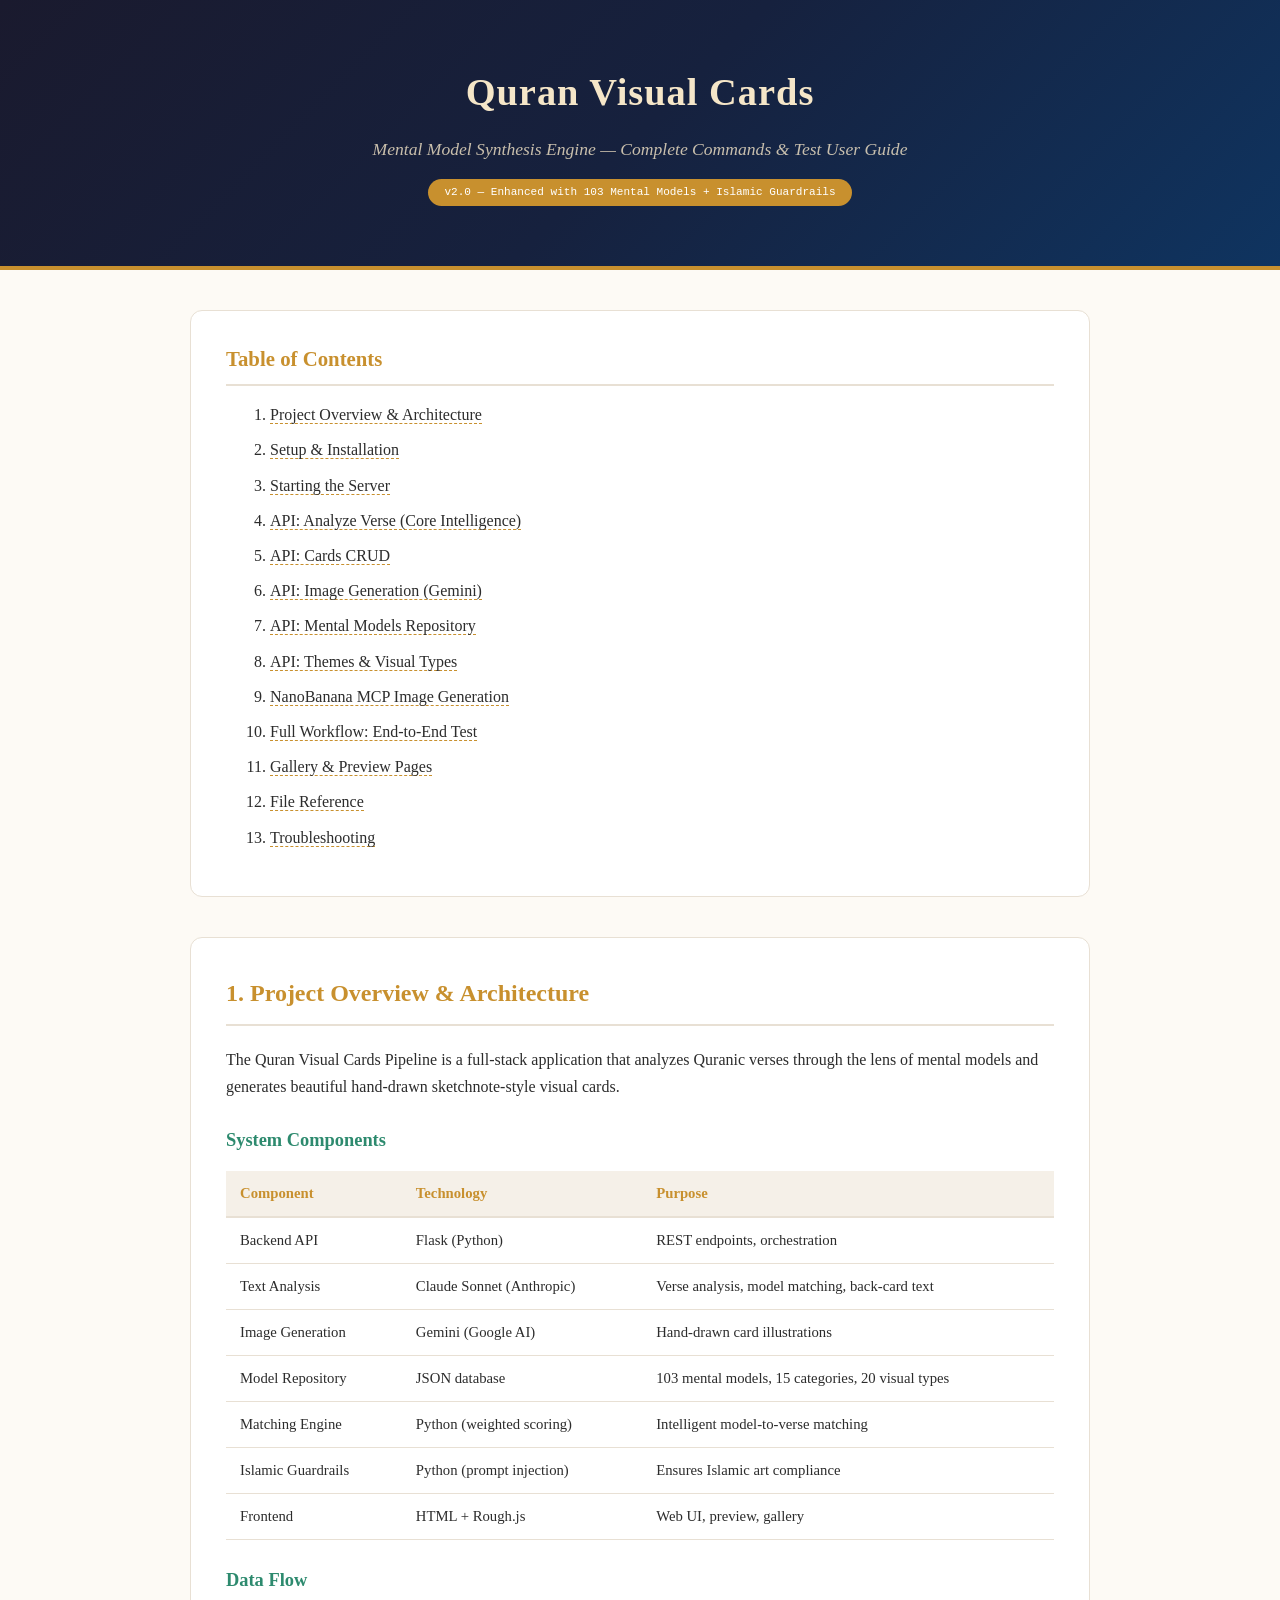
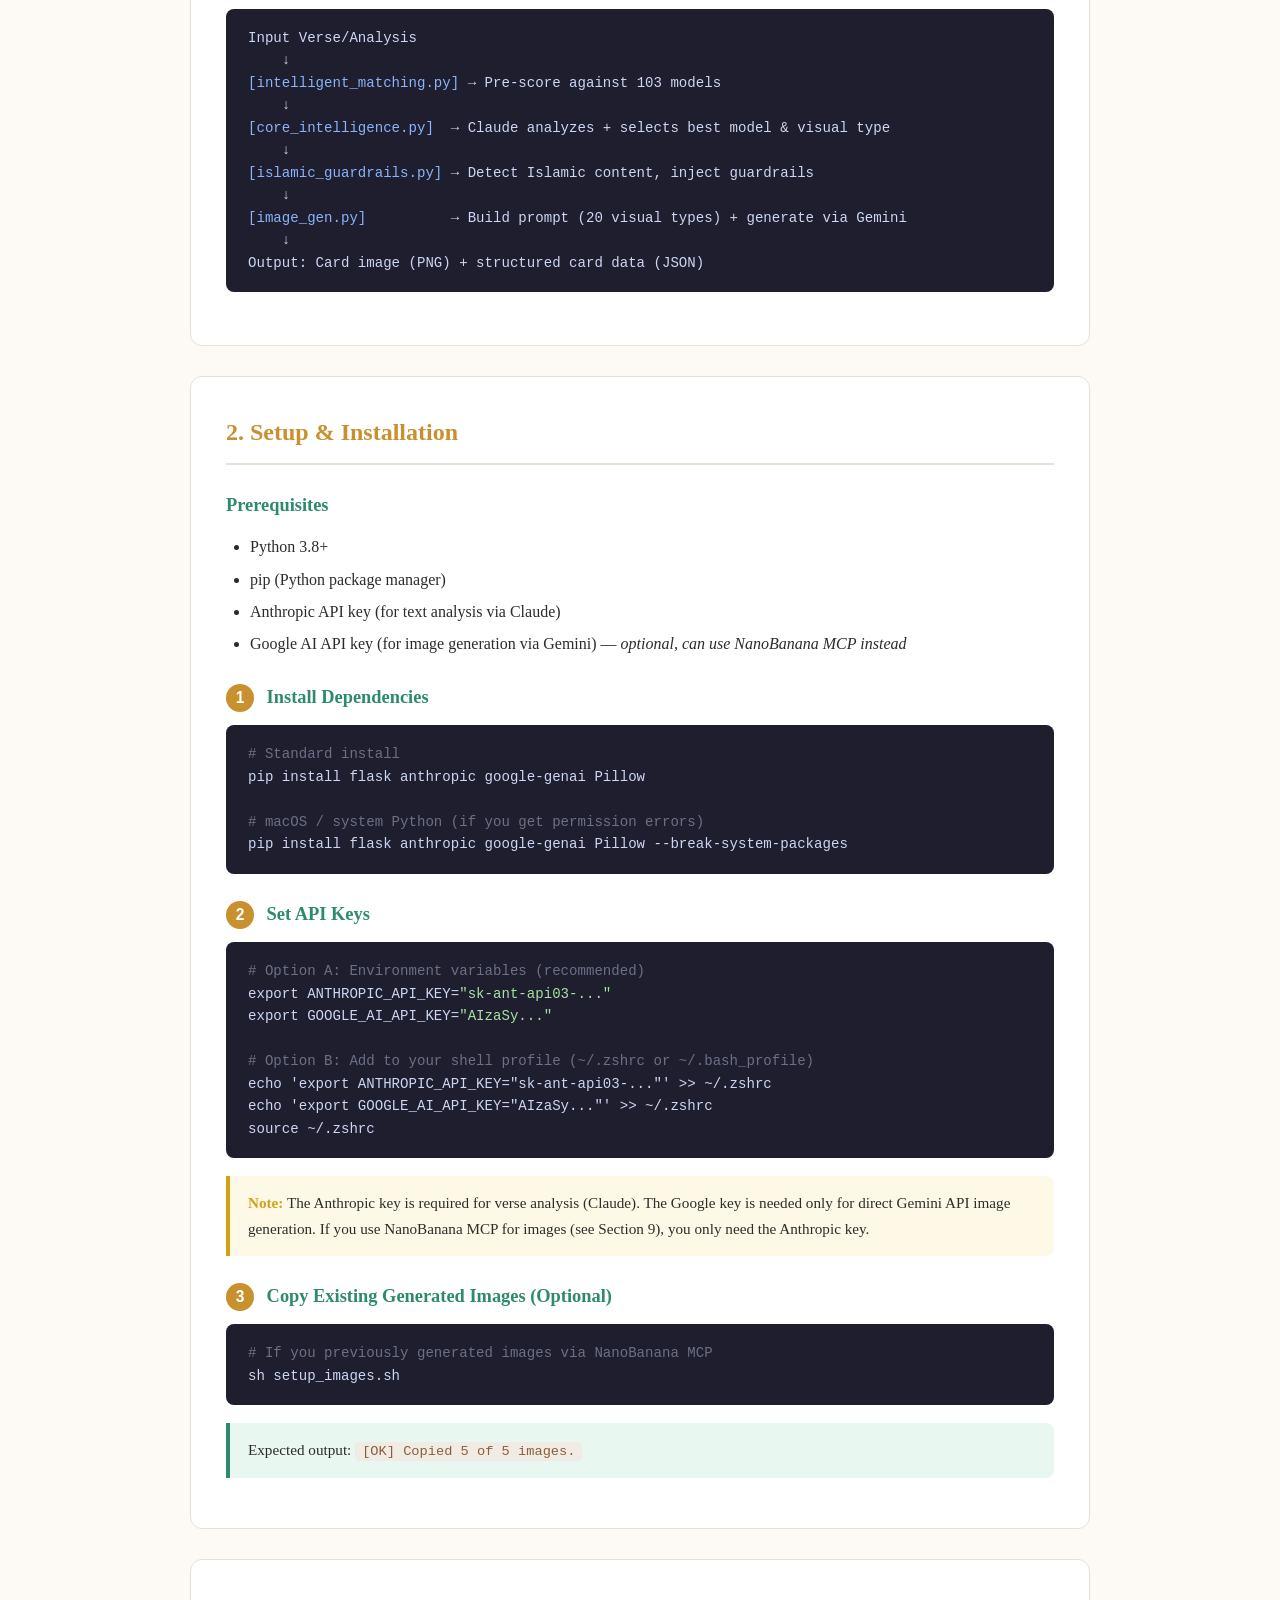
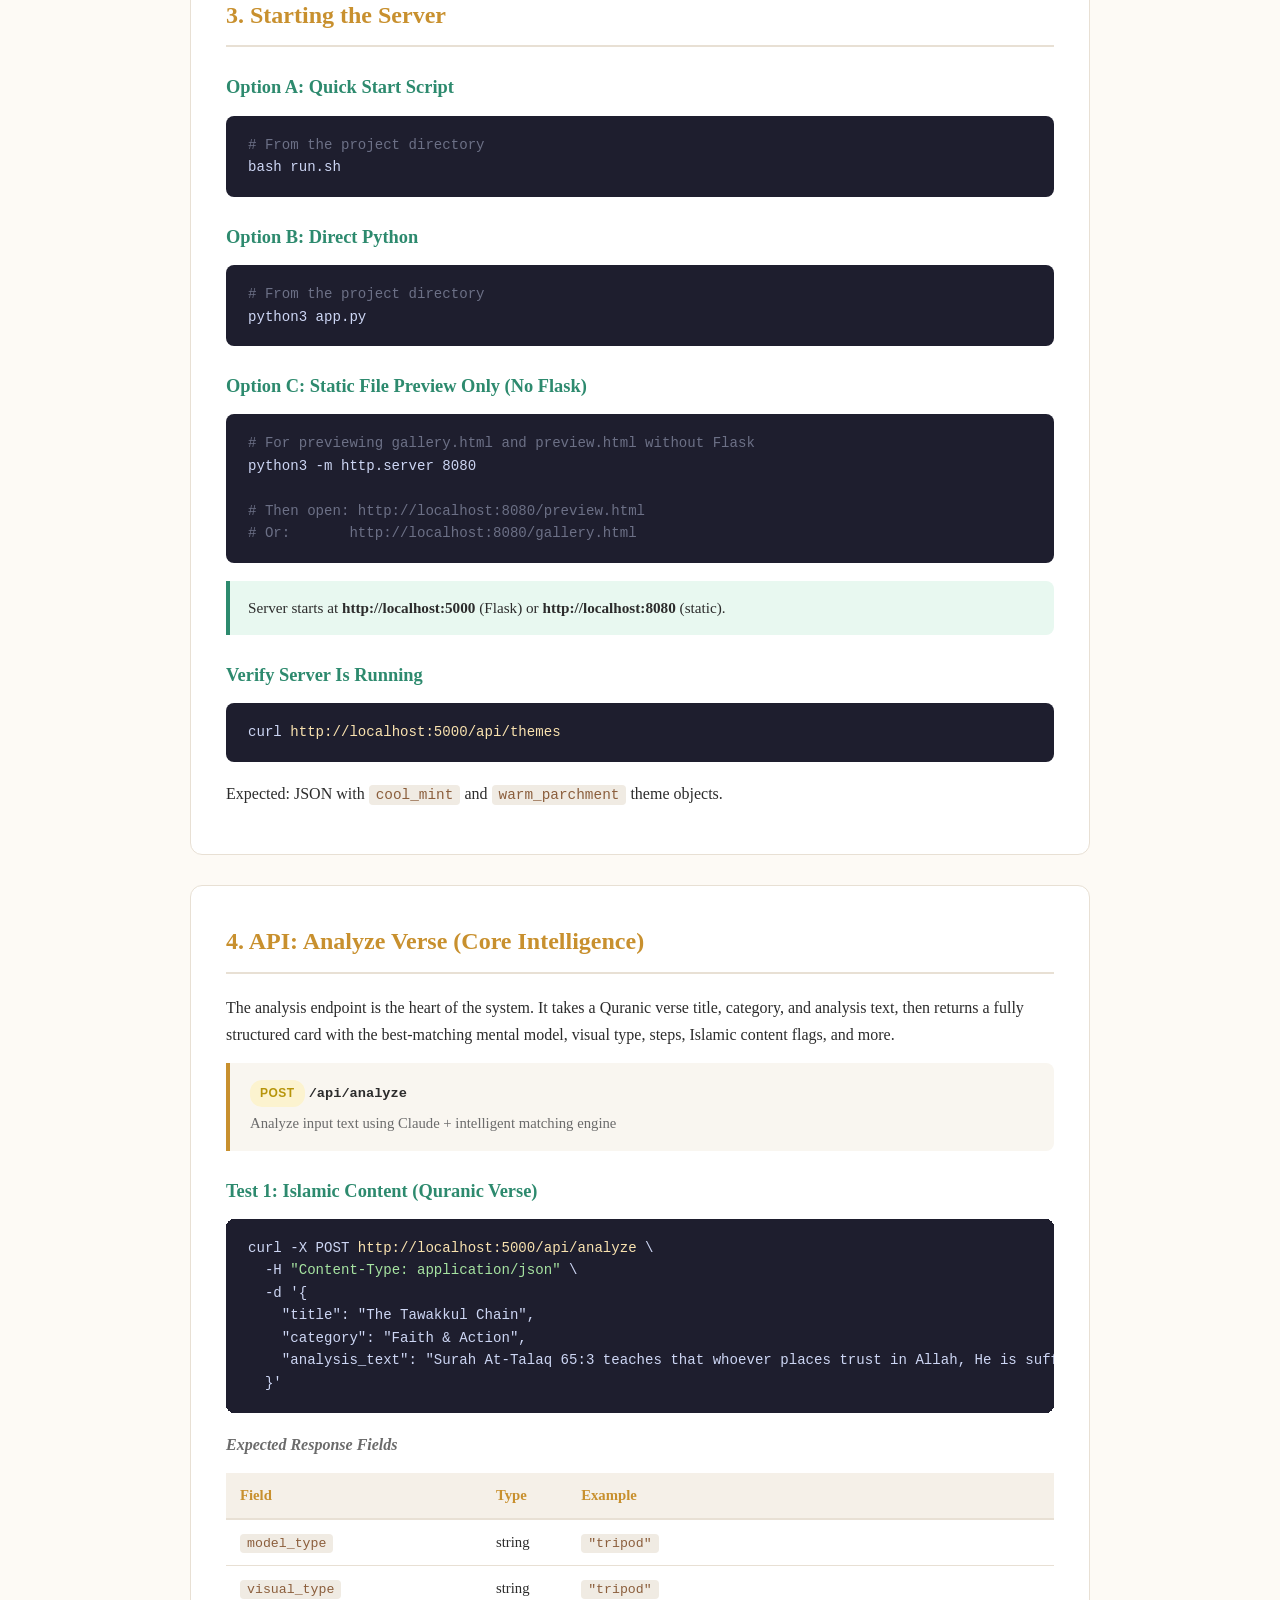
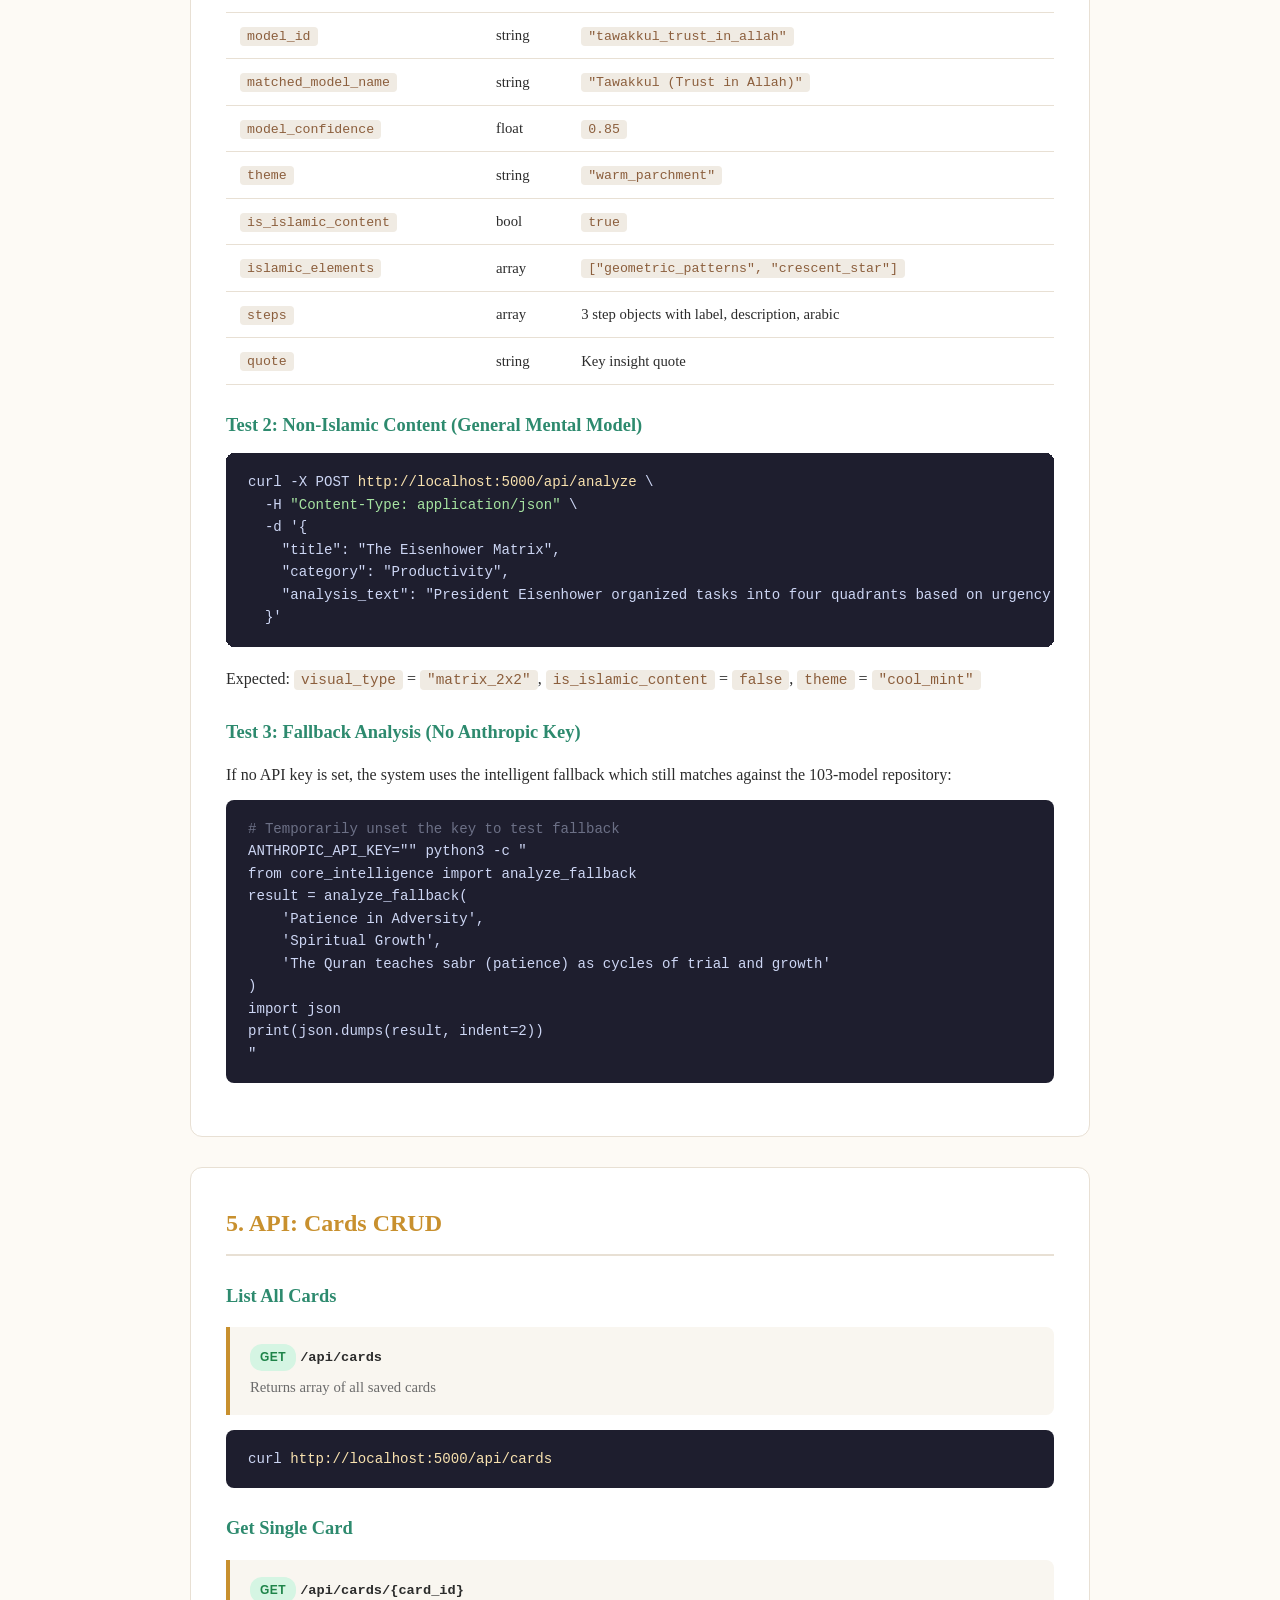
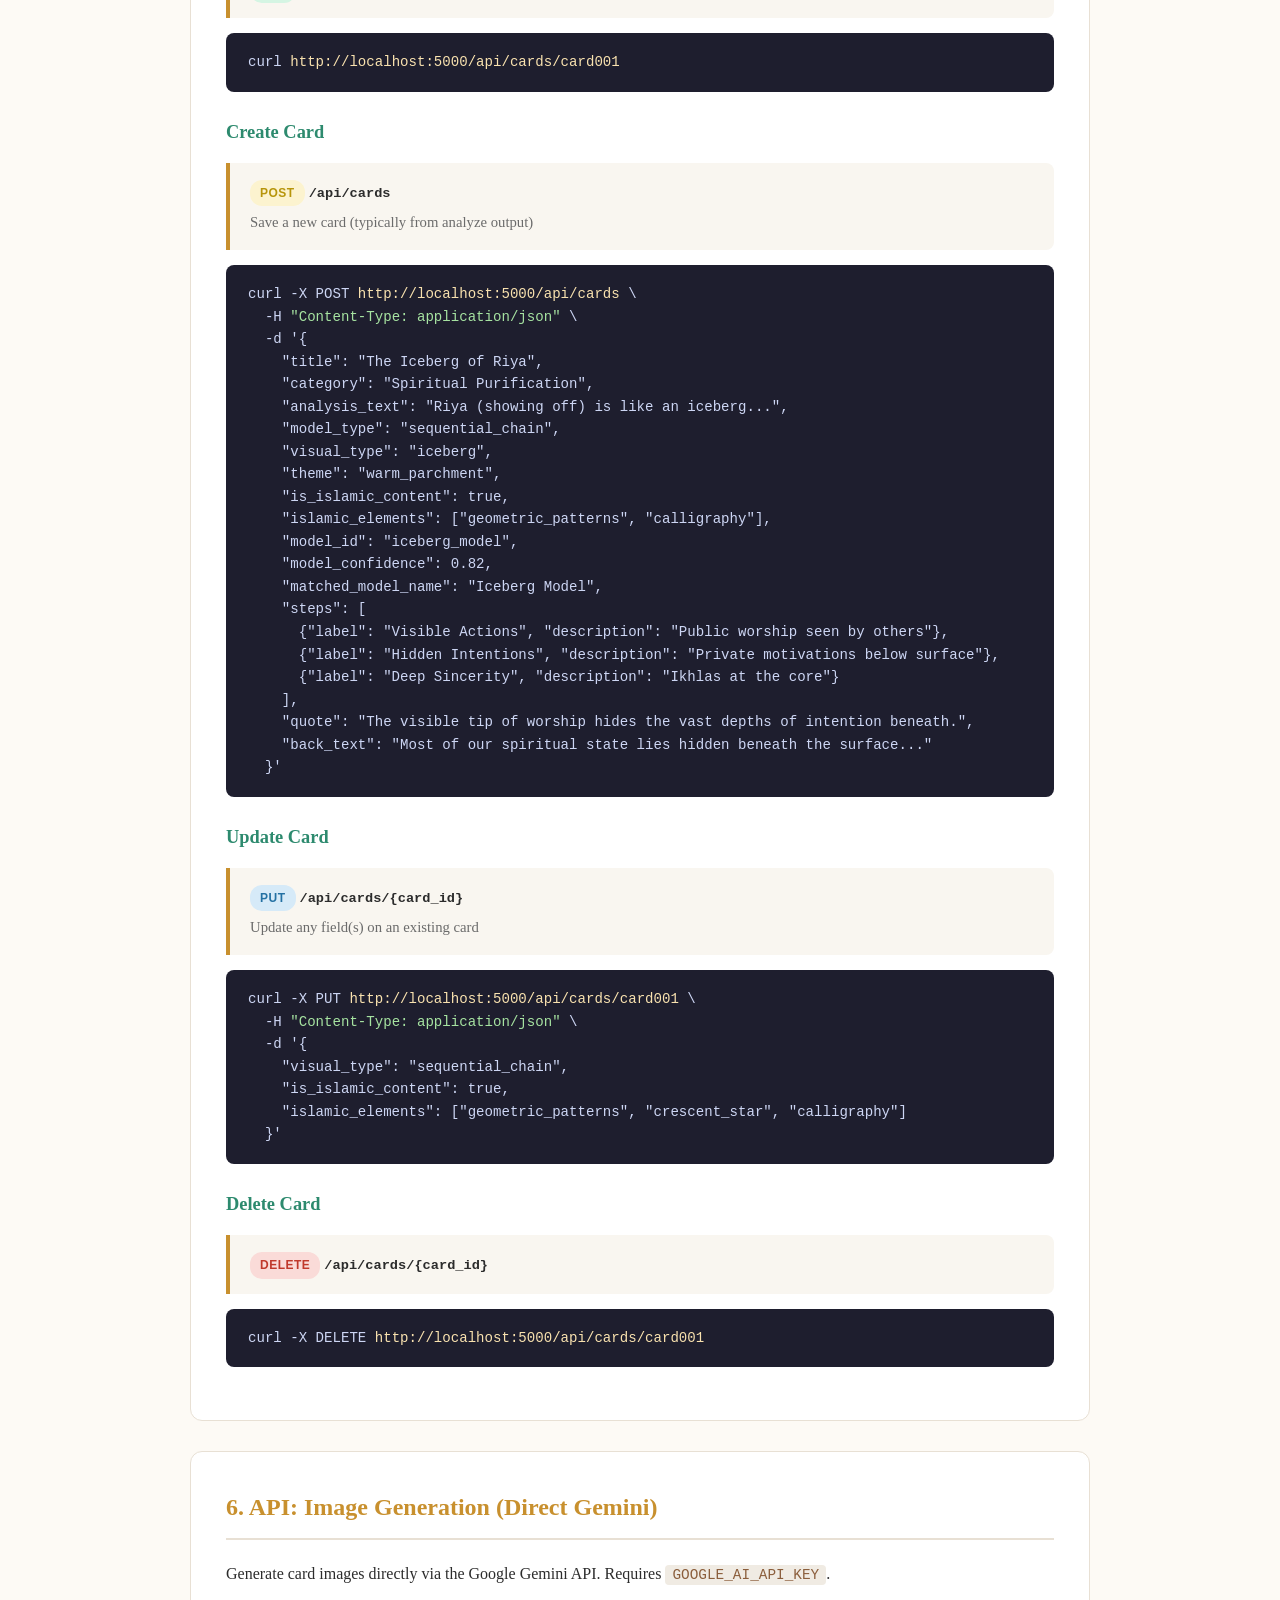
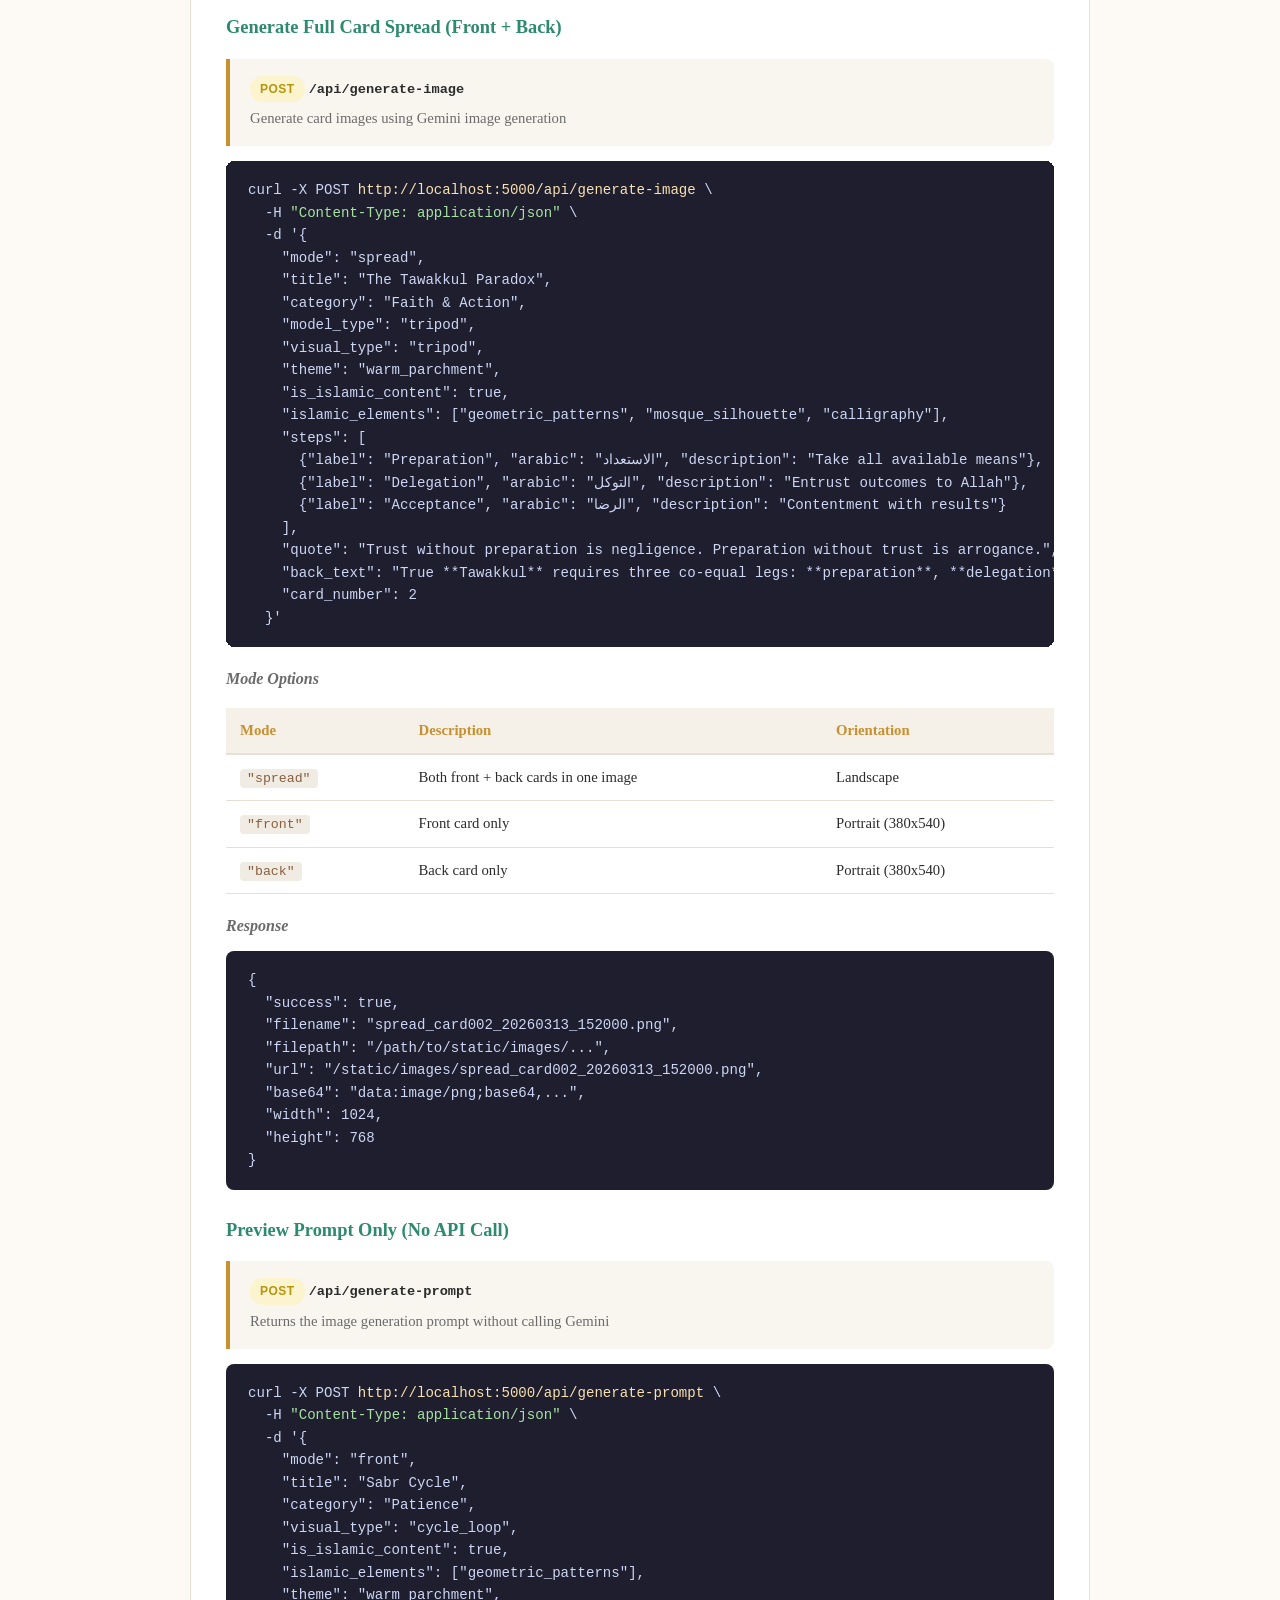
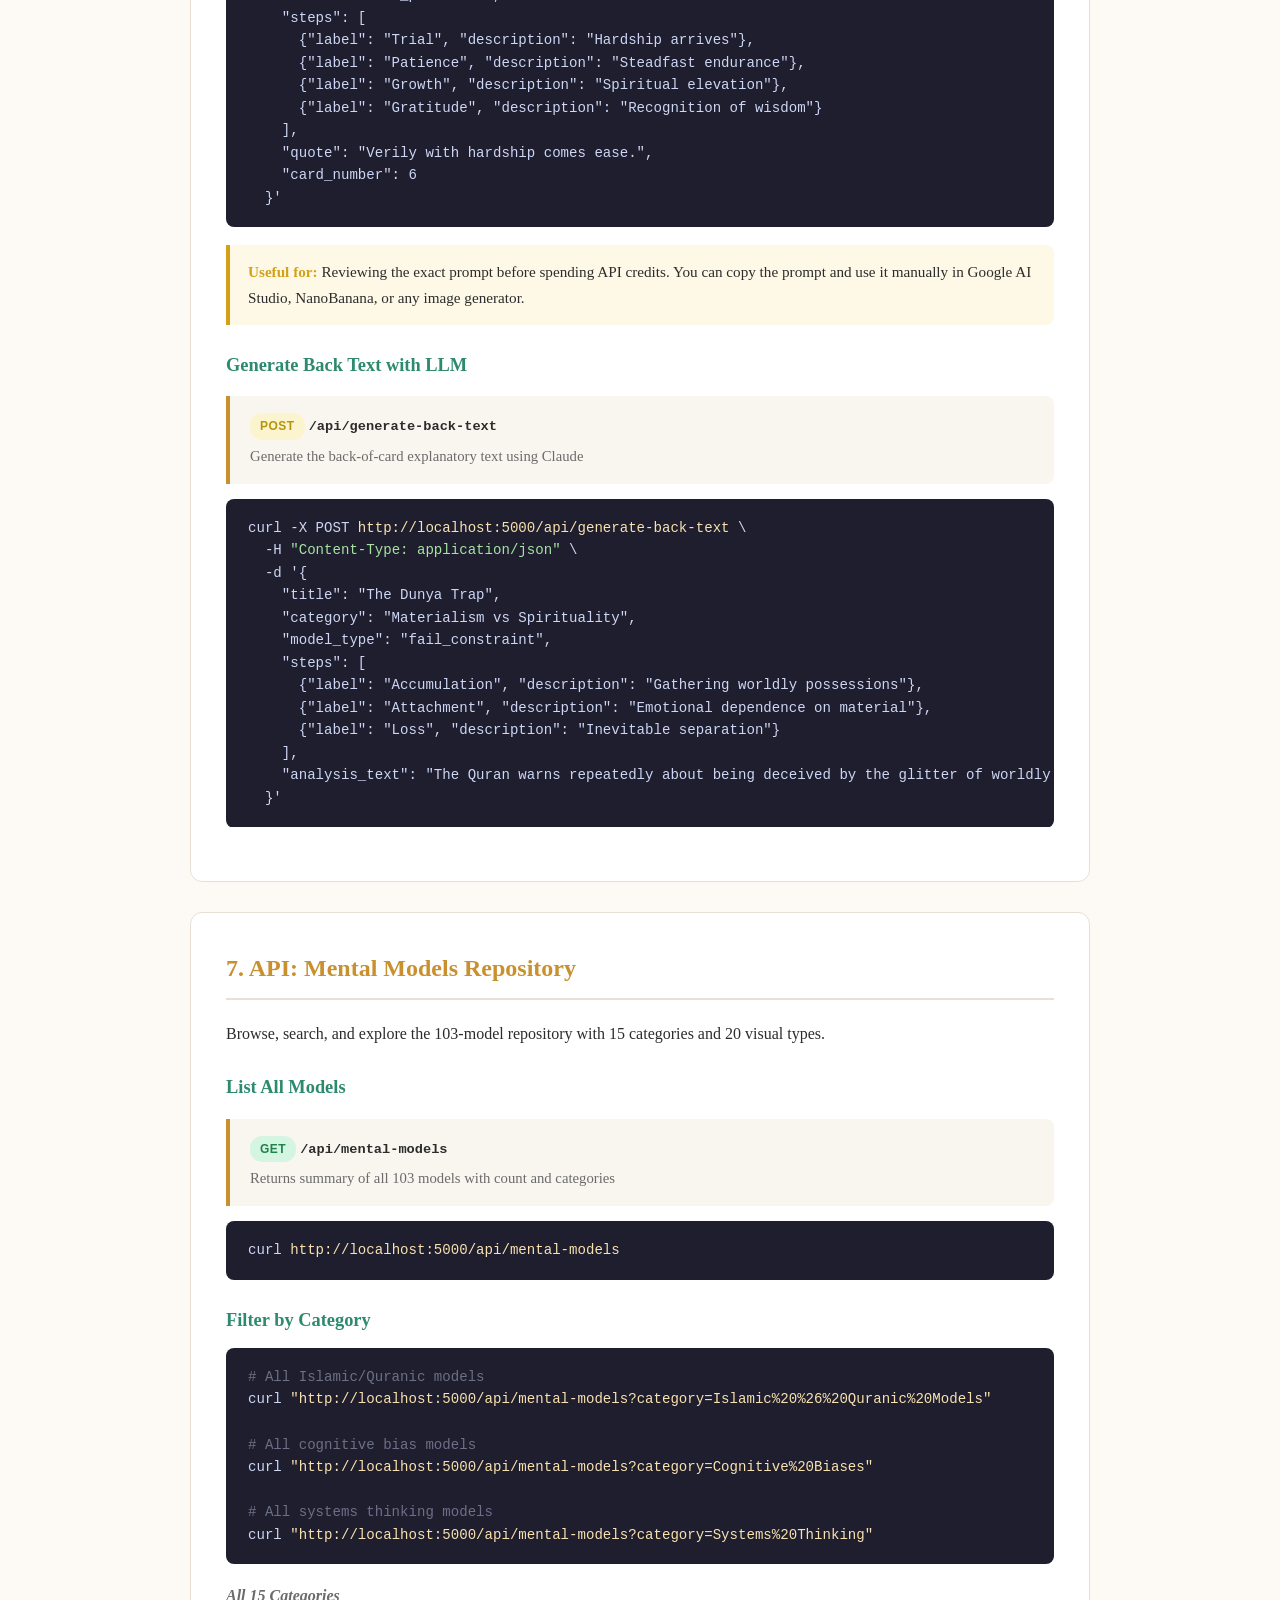
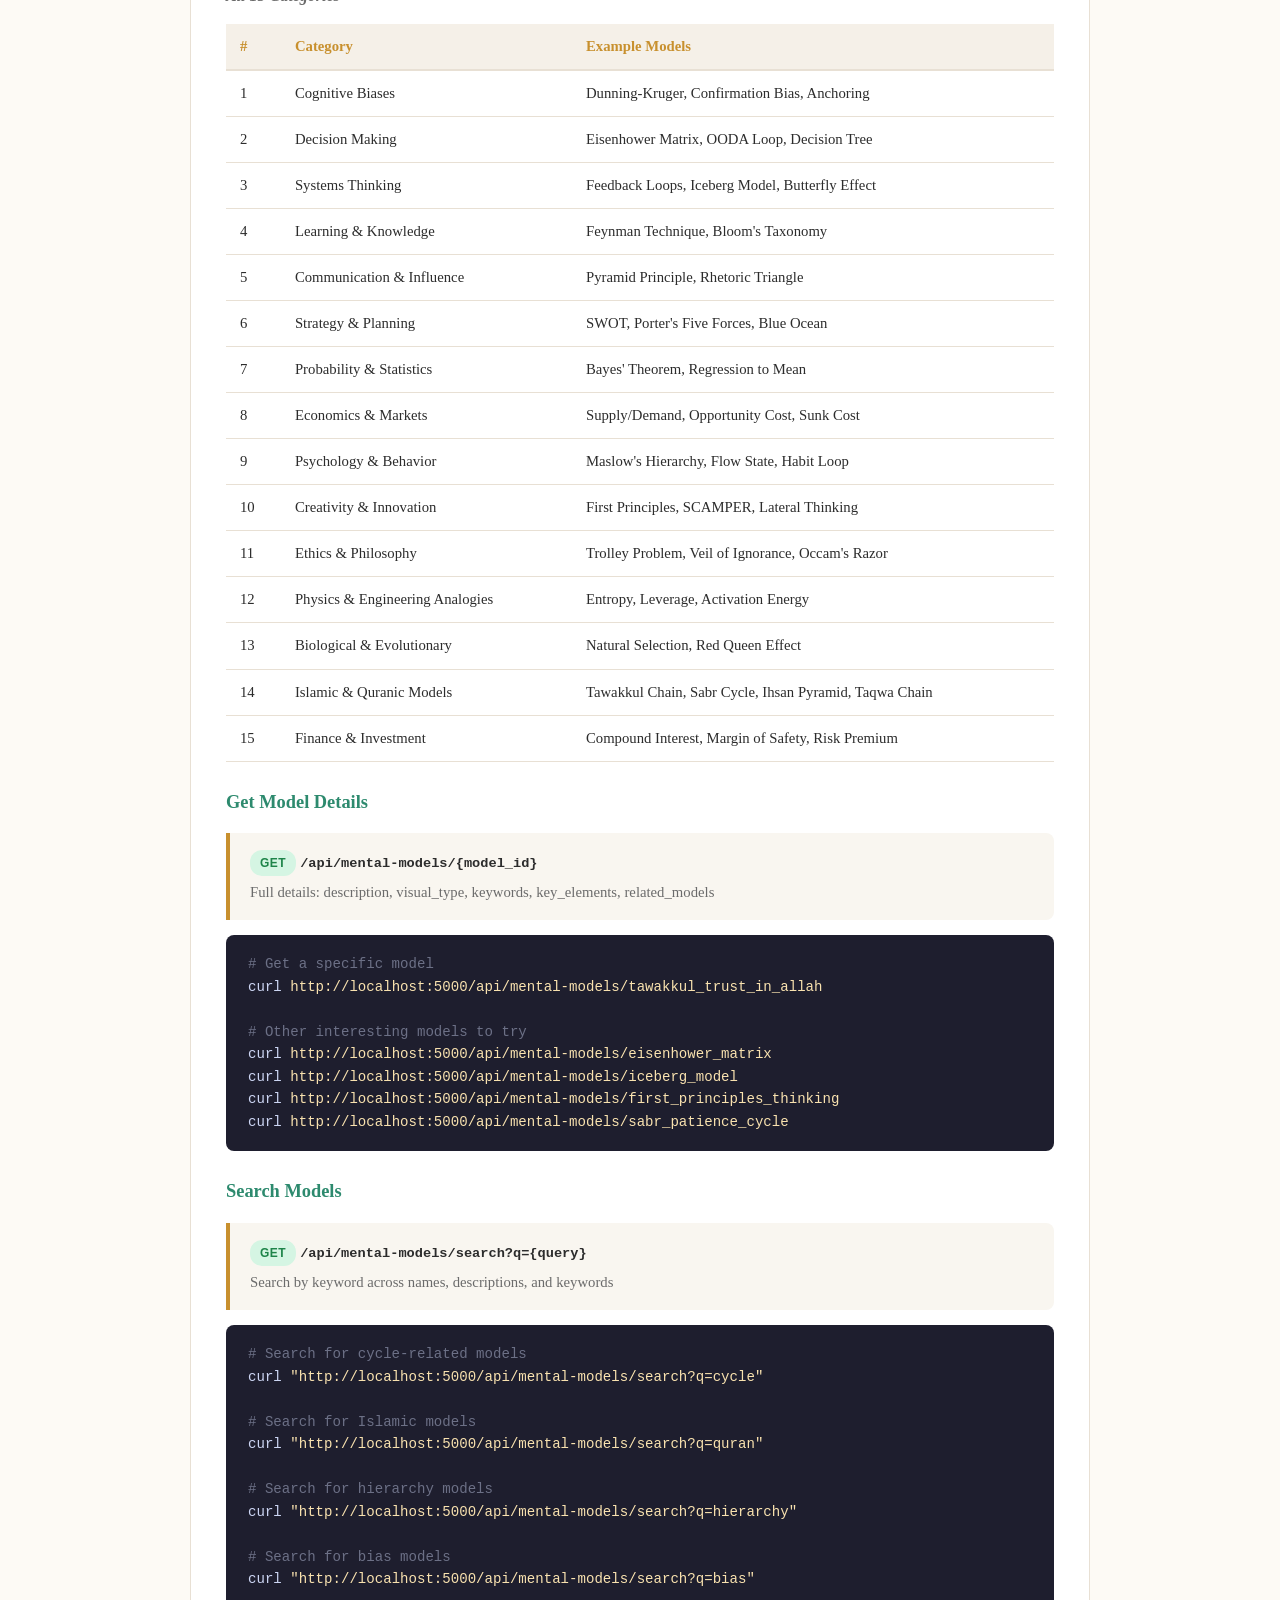
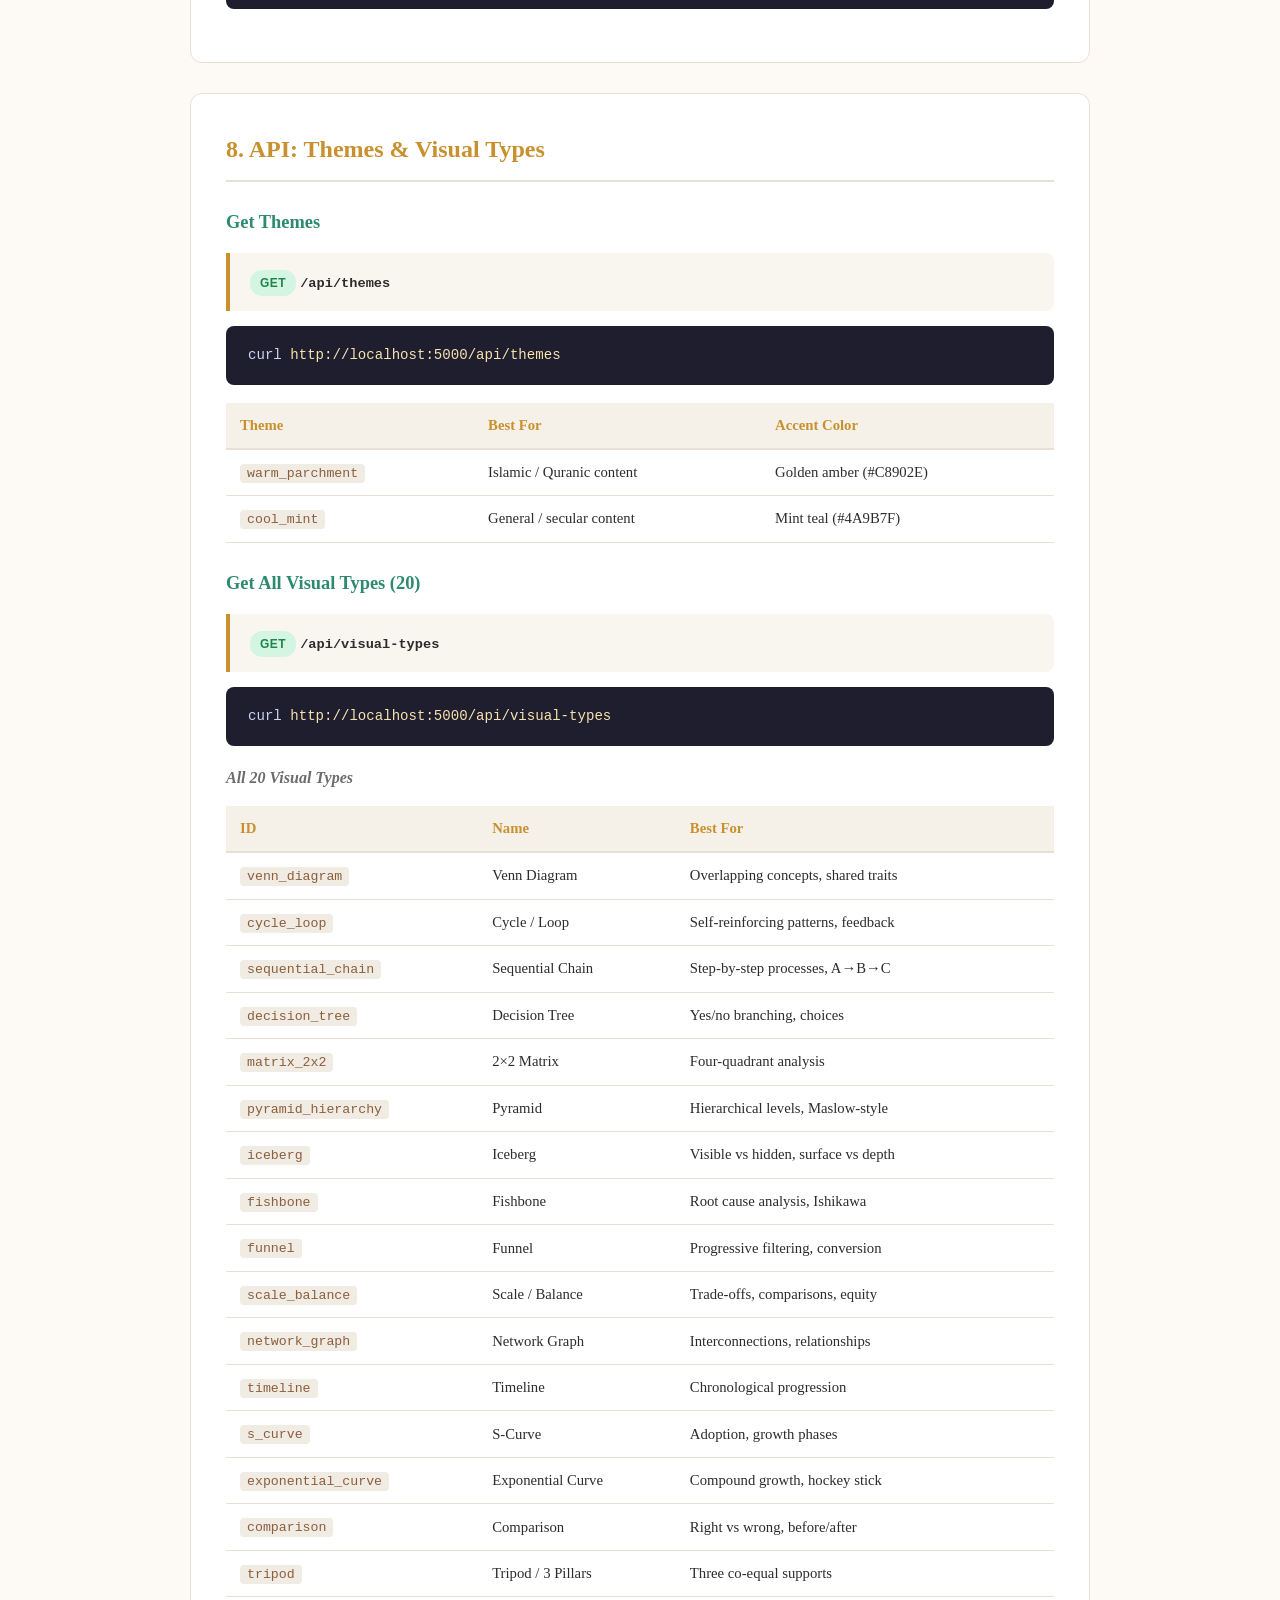
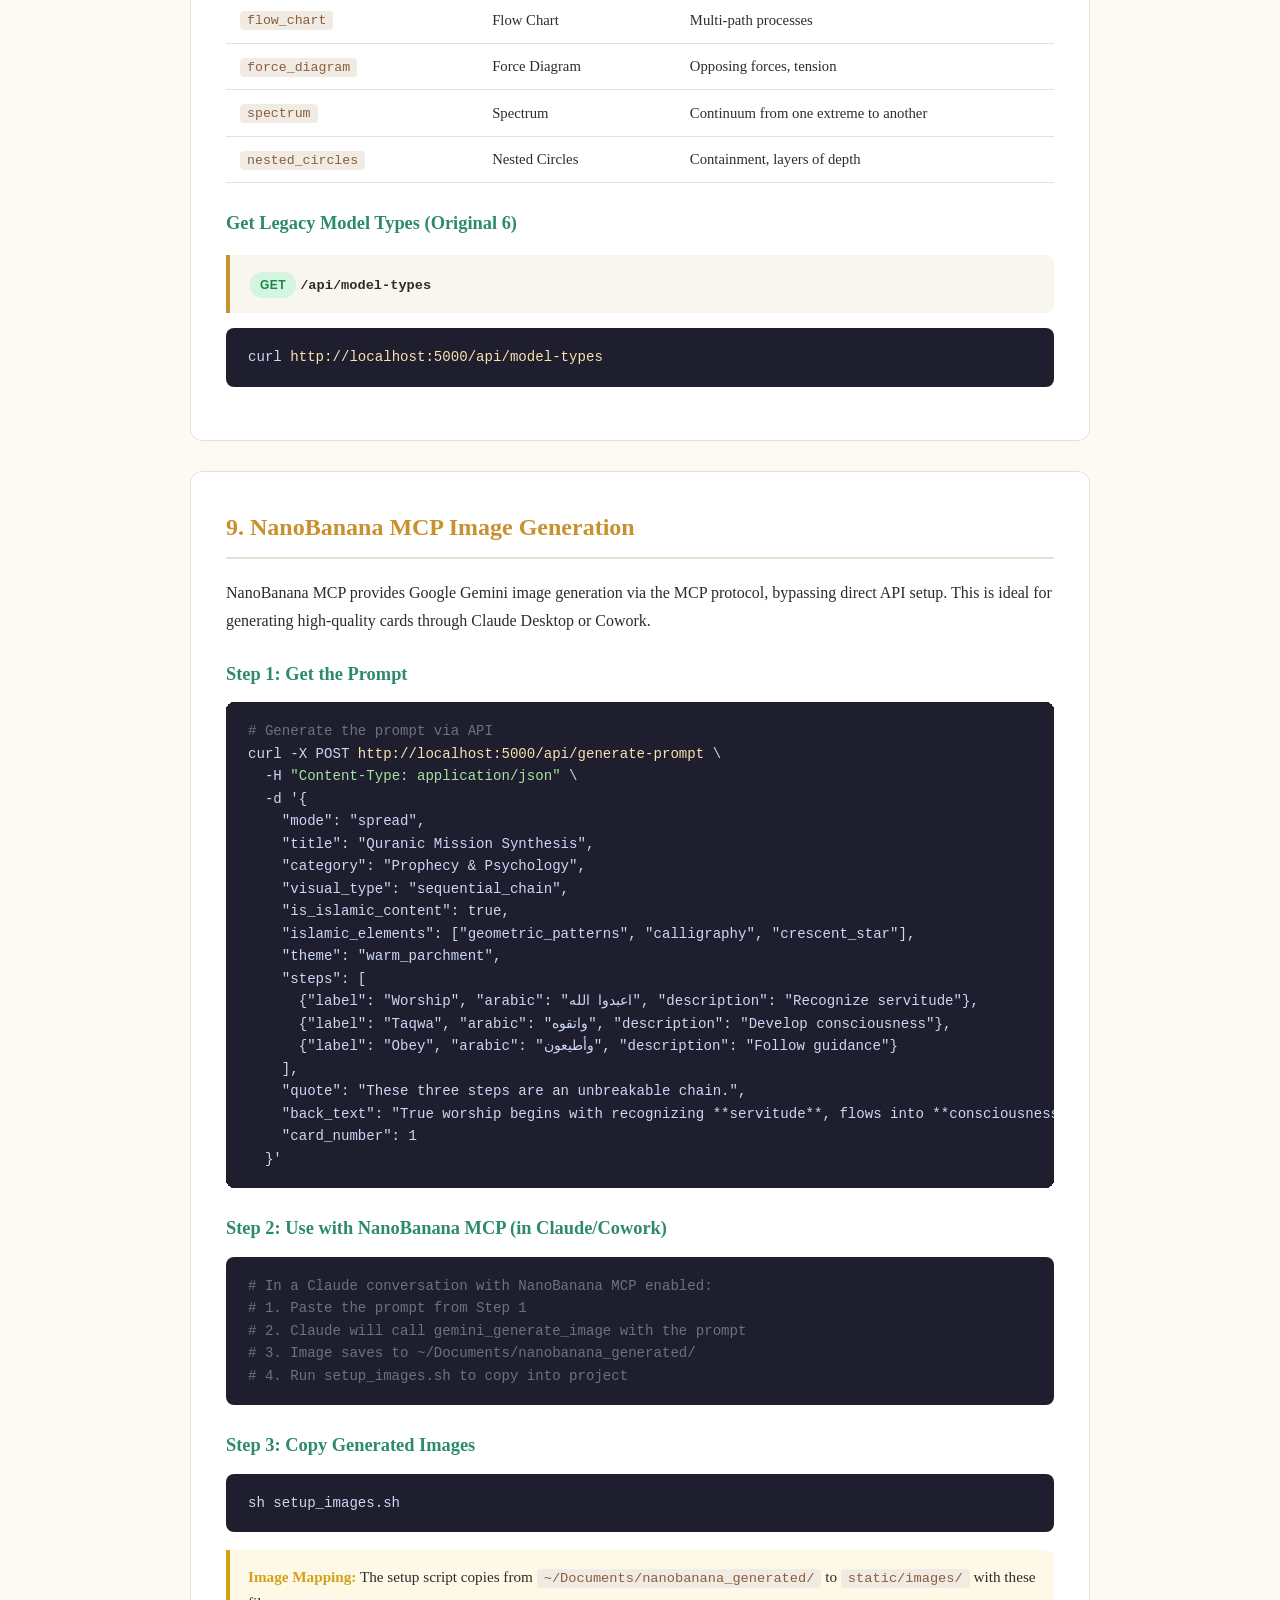
<file: USER_GUIDE.html>
<!DOCTYPE html>
<html lang="en">
<head>
<meta charset="UTF-8">
<meta name="viewport" content="width=device-width, initial-scale=1.0">
<title>Quran Visual Cards — Complete Commands & Test Guide</title>
<style>
  :root {
    --bg: #FDFAF5;
    --card: #FFFFFF;
    --accent: #C8902E;
    --accent2: #2D8A6E;
    --text: #2C2C2C;
    --muted: #6B6B6B;
    --code-bg: #1E1E2E;
    --code-fg: #CDD6F4;
    --border: #E8E0D4;
    --success: #2D8A6E;
    --warn: #D4A017;
    --danger: #C0392B;
  }
  * { margin: 0; padding: 0; box-sizing: border-box; }
  body {
    font-family: 'Georgia', 'Times New Roman', serif;
    background: var(--bg);
    color: var(--text);
    line-height: 1.7;
    padding: 0;
  }
  .hero {
    background: linear-gradient(135deg, #1A1A2E 0%, #16213E 50%, #0F3460 100%);
    color: #F5E6C8;
    padding: 60px 40px;
    text-align: center;
    border-bottom: 4px solid var(--accent);
  }
  .hero h1 {
    font-size: 2.4em;
    margin-bottom: 10px;
    letter-spacing: 1px;
  }
  .hero .subtitle {
    font-size: 1.1em;
    opacity: 0.8;
    font-style: italic;
  }
  .hero .version {
    display: inline-block;
    background: var(--accent);
    color: #fff;
    padding: 4px 16px;
    border-radius: 20px;
    font-size: 0.85em;
    margin-top: 14px;
    font-family: monospace;
  }
  .container {
    max-width: 960px;
    margin: 0 auto;
    padding: 40px 30px;
  }
  .toc {
    background: var(--card);
    border: 1px solid var(--border);
    border-radius: 12px;
    padding: 30px 35px;
    margin-bottom: 40px;
  }
  .toc h2 {
    font-size: 1.3em;
    color: var(--accent);
    margin-bottom: 15px;
    border-bottom: 2px solid var(--border);
    padding-bottom: 8px;
  }
  .toc ol {
    padding-left: 20px;
  }
  .toc li {
    margin: 8px 0;
  }
  .toc a {
    color: var(--text);
    text-decoration: none;
    border-bottom: 1px dashed var(--accent);
  }
  .toc a:hover { color: var(--accent); }

  section {
    background: var(--card);
    border: 1px solid var(--border);
    border-radius: 12px;
    padding: 35px;
    margin-bottom: 30px;
  }
  section h2 {
    font-size: 1.5em;
    color: var(--accent);
    margin-bottom: 20px;
    padding-bottom: 10px;
    border-bottom: 2px solid var(--border);
  }
  section h3 {
    font-size: 1.15em;
    color: var(--accent2);
    margin: 25px 0 12px 0;
  }
  section h4 {
    font-size: 1em;
    color: var(--muted);
    margin: 18px 0 8px 0;
    font-style: italic;
  }
  p { margin-bottom: 12px; }
  ul, ol { margin: 10px 0 15px 24px; }
  li { margin: 5px 0; }

  pre {
    background: var(--code-bg);
    color: var(--code-fg);
    padding: 18px 22px;
    border-radius: 8px;
    overflow-x: auto;
    font-family: 'SF Mono', 'Fira Code', 'Consolas', monospace;
    font-size: 0.88em;
    line-height: 1.6;
    margin: 12px 0 18px 0;
    position: relative;
  }
  pre .comment { color: #6C7086; }
  pre .string { color: #A6E3A1; }
  pre .key { color: #89B4FA; }
  pre .url { color: #F9E2AF; }

  code {
    background: #F0EBE3;
    padding: 2px 7px;
    border-radius: 4px;
    font-family: 'SF Mono', 'Fira Code', monospace;
    font-size: 0.9em;
    color: #8B5E3C;
  }

  .badge {
    display: inline-block;
    padding: 3px 10px;
    border-radius: 12px;
    font-size: 0.75em;
    font-weight: bold;
    text-transform: uppercase;
    letter-spacing: 0.5px;
    font-family: sans-serif;
  }
  .badge-get { background: #D5F5E3; color: #1E8449; }
  .badge-post { background: #FCF3CF; color: #B7950B; }
  .badge-put { background: #D6EAF8; color: #2471A3; }
  .badge-del { background: #FADBD8; color: #C0392B; }
  .badge-required { background: #FADBD8; color: #C0392B; }
  .badge-optional { background: #E8E0D4; color: #6B6B6B; }

  .endpoint {
    background: #F9F6F0;
    border-left: 4px solid var(--accent);
    padding: 15px 20px;
    margin: 15px 0;
    border-radius: 0 8px 8px 0;
  }
  .endpoint .path {
    font-family: monospace;
    font-size: 1.05em;
    font-weight: bold;
    color: var(--text);
  }
  .endpoint .desc {
    color: var(--muted);
    font-size: 0.92em;
    margin-top: 4px;
  }

  .note {
    background: #FEF9E7;
    border-left: 4px solid var(--warn);
    padding: 14px 18px;
    border-radius: 0 8px 8px 0;
    margin: 15px 0;
    font-size: 0.95em;
  }
  .note strong { color: var(--warn); }

  .success-note {
    background: #E8F8F0;
    border-left: 4px solid var(--success);
    padding: 14px 18px;
    border-radius: 0 8px 8px 0;
    margin: 15px 0;
    font-size: 0.95em;
  }

  .danger-note {
    background: #FDEDEC;
    border-left: 4px solid var(--danger);
    padding: 14px 18px;
    border-radius: 0 8px 8px 0;
    margin: 15px 0;
    font-size: 0.95em;
  }

  table {
    width: 100%;
    border-collapse: collapse;
    margin: 15px 0;
    font-size: 0.92em;
  }
  th {
    background: #F5F0E8;
    text-align: left;
    padding: 10px 14px;
    font-weight: bold;
    color: var(--accent);
    border-bottom: 2px solid var(--border);
  }
  td {
    padding: 10px 14px;
    border-bottom: 1px solid var(--border);
  }
  tr:hover td { background: #FDFAF5; }

  .step-num {
    display: inline-block;
    background: var(--accent);
    color: white;
    width: 28px;
    height: 28px;
    border-radius: 50%;
    text-align: center;
    line-height: 28px;
    font-size: 0.85em;
    font-weight: bold;
    margin-right: 8px;
    font-family: sans-serif;
  }

  .file-tree {
    font-family: monospace;
    font-size: 0.88em;
    background: #F9F6F0;
    padding: 18px 22px;
    border-radius: 8px;
    line-height: 1.8;
  }
  .file-tree .dir { color: var(--accent); font-weight: bold; }
  .file-tree .file { color: var(--text); }
  .file-tree .new { color: var(--success); font-weight: bold; }
  .file-tree .desc { color: var(--muted); font-style: italic; }

  footer {
    text-align: center;
    padding: 30px;
    color: var(--muted);
    font-size: 0.9em;
    border-top: 1px solid var(--border);
    margin-top: 20px;
  }
</style>
</head>
<body>

<div class="hero">
  <h1>Quran Visual Cards</h1>
  <div class="subtitle">Mental Model Synthesis Engine &mdash; Complete Commands &amp; Test User Guide</div>
  <div class="version">v2.0 &mdash; Enhanced with 103 Mental Models + Islamic Guardrails</div>
</div>

<div class="container">

<!-- TABLE OF CONTENTS -->
<div class="toc">
  <h2>Table of Contents</h2>
  <ol>
    <li><a href="#overview">Project Overview &amp; Architecture</a></li>
    <li><a href="#setup">Setup &amp; Installation</a></li>
    <li><a href="#start">Starting the Server</a></li>
    <li><a href="#api-analyze">API: Analyze Verse (Core Intelligence)</a></li>
    <li><a href="#api-cards">API: Cards CRUD</a></li>
    <li><a href="#api-image">API: Image Generation (Gemini)</a></li>
    <li><a href="#api-models">API: Mental Models Repository</a></li>
    <li><a href="#api-config">API: Themes &amp; Visual Types</a></li>
    <li><a href="#nanobanana">NanoBanana MCP Image Generation</a></li>
    <li><a href="#workflow">Full Workflow: End-to-End Test</a></li>
    <li><a href="#gallery">Gallery &amp; Preview Pages</a></li>
    <li><a href="#files">File Reference</a></li>
    <li><a href="#troubleshooting">Troubleshooting</a></li>
  </ol>
</div>

<!-- 1. OVERVIEW -->
<section id="overview">
  <h2>1. Project Overview &amp; Architecture</h2>

  <p>The Quran Visual Cards Pipeline is a full-stack application that analyzes Quranic verses through the lens of mental models and generates beautiful hand-drawn sketchnote-style visual cards.</p>

  <h3>System Components</h3>
  <table>
    <tr><th>Component</th><th>Technology</th><th>Purpose</th></tr>
    <tr><td>Backend API</td><td>Flask (Python)</td><td>REST endpoints, orchestration</td></tr>
    <tr><td>Text Analysis</td><td>Claude Sonnet (Anthropic)</td><td>Verse analysis, model matching, back-card text</td></tr>
    <tr><td>Image Generation</td><td>Gemini (Google AI)</td><td>Hand-drawn card illustrations</td></tr>
    <tr><td>Model Repository</td><td>JSON database</td><td>103 mental models, 15 categories, 20 visual types</td></tr>
    <tr><td>Matching Engine</td><td>Python (weighted scoring)</td><td>Intelligent model-to-verse matching</td></tr>
    <tr><td>Islamic Guardrails</td><td>Python (prompt injection)</td><td>Ensures Islamic art compliance</td></tr>
    <tr><td>Frontend</td><td>HTML + Rough.js</td><td>Web UI, preview, gallery</td></tr>
  </table>

  <h3>Data Flow</h3>
  <pre>
Input Verse/Analysis
    &darr;
<span class="key">[intelligent_matching.py]</span> &rarr; Pre-score against 103 models
    &darr;
<span class="key">[core_intelligence.py]</span>  &rarr; Claude analyzes + selects best model &amp; visual type
    &darr;
<span class="key">[islamic_guardrails.py]</span> &rarr; Detect Islamic content, inject guardrails
    &darr;
<span class="key">[image_gen.py]</span>          &rarr; Build prompt (20 visual types) + generate via Gemini
    &darr;
Output: Card image (PNG) + structured card data (JSON)</pre>
</section>

<!-- 2. SETUP -->
<section id="setup">
  <h2>2. Setup &amp; Installation</h2>

  <h3>Prerequisites</h3>
  <ul>
    <li>Python 3.8+</li>
    <li>pip (Python package manager)</li>
    <li>Anthropic API key (for text analysis via Claude)</li>
    <li>Google AI API key (for image generation via Gemini) &mdash; <em>optional, can use NanoBanana MCP instead</em></li>
  </ul>

  <h3><span class="step-num">1</span> Install Dependencies</h3>
  <pre>
<span class="comment"># Standard install</span>
pip install flask anthropic google-genai Pillow

<span class="comment"># macOS / system Python (if you get permission errors)</span>
pip install flask anthropic google-genai Pillow --break-system-packages</pre>

  <h3><span class="step-num">2</span> Set API Keys</h3>
  <pre>
<span class="comment"># Option A: Environment variables (recommended)</span>
export ANTHROPIC_API_KEY=<span class="string">"sk-ant-api03-..."</span>
export GOOGLE_AI_API_KEY=<span class="string">"AIzaSy..."</span>

<span class="comment"># Option B: Add to your shell profile (~/.zshrc or ~/.bash_profile)</span>
echo 'export ANTHROPIC_API_KEY="sk-ant-api03-..."' >> ~/.zshrc
echo 'export GOOGLE_AI_API_KEY="AIzaSy..."' >> ~/.zshrc
source ~/.zshrc</pre>

  <div class="note">
    <strong>Note:</strong> The Anthropic key is required for verse analysis (Claude). The Google key is needed only for direct Gemini API image generation. If you use NanoBanana MCP for images (see Section 9), you only need the Anthropic key.
  </div>

  <h3><span class="step-num">3</span> Copy Existing Generated Images (Optional)</h3>
  <pre>
<span class="comment"># If you previously generated images via NanoBanana MCP</span>
sh setup_images.sh</pre>

  <div class="success-note">
    Expected output: <code>[OK] Copied 5 of 5 images.</code>
  </div>
</section>

<!-- 3. START SERVER -->
<section id="start">
  <h2>3. Starting the Server</h2>

  <h3>Option A: Quick Start Script</h3>
  <pre>
<span class="comment"># From the project directory</span>
bash run.sh</pre>

  <h3>Option B: Direct Python</h3>
  <pre>
<span class="comment"># From the project directory</span>
python3 app.py</pre>

  <h3>Option C: Static File Preview Only (No Flask)</h3>
  <pre>
<span class="comment"># For previewing gallery.html and preview.html without Flask</span>
python3 -m http.server 8080

<span class="comment"># Then open: http://localhost:8080/preview.html
# Or:       http://localhost:8080/gallery.html</span></pre>

  <div class="success-note">
    Server starts at <strong>http://localhost:5000</strong> (Flask) or <strong>http://localhost:8080</strong> (static).
  </div>

  <h3>Verify Server Is Running</h3>
  <pre>
curl <span class="url">http://localhost:5000/api/themes</span></pre>
  <p>Expected: JSON with <code>cool_mint</code> and <code>warm_parchment</code> theme objects.</p>
</section>

<!-- 4. ANALYZE API -->
<section id="api-analyze">
  <h2>4. API: Analyze Verse (Core Intelligence)</h2>

  <p>The analysis endpoint is the heart of the system. It takes a Quranic verse title, category, and analysis text, then returns a fully structured card with the best-matching mental model, visual type, steps, Islamic content flags, and more.</p>

  <div class="endpoint">
    <span class="badge badge-post">POST</span>
    <span class="path">/api/analyze</span>
    <div class="desc">Analyze input text using Claude + intelligent matching engine</div>
  </div>

  <h3>Test 1: Islamic Content (Quranic Verse)</h3>
  <pre>
curl -X POST <span class="url">http://localhost:5000/api/analyze</span> \
  -H <span class="string">"Content-Type: application/json"</span> \
  -d '{
    "title": "The Tawakkul Chain",
    "category": "Faith & Action",
    "analysis_text": "Surah At-Talaq 65:3 teaches that whoever places trust in Allah, He is sufficient for them. Tawakkul is not passive resignation but an active tripod: preparation (taking means), delegation (entrusting outcomes to Allah), and acceptance (contentment with results). Without preparation, trust becomes negligence. Without delegation, effort becomes arrogance. Without acceptance, devotion becomes anxiety."
  }'</pre>

  <h4>Expected Response Fields</h4>
  <table>
    <tr><th>Field</th><th>Type</th><th>Example</th></tr>
    <tr><td><code>model_type</code></td><td>string</td><td><code>"tripod"</code></td></tr>
    <tr><td><code>visual_type</code></td><td>string</td><td><code>"tripod"</code></td></tr>
    <tr><td><code>model_id</code></td><td>string</td><td><code>"tawakkul_trust_in_allah"</code></td></tr>
    <tr><td><code>matched_model_name</code></td><td>string</td><td><code>"Tawakkul (Trust in Allah)"</code></td></tr>
    <tr><td><code>model_confidence</code></td><td>float</td><td><code>0.85</code></td></tr>
    <tr><td><code>theme</code></td><td>string</td><td><code>"warm_parchment"</code></td></tr>
    <tr><td><code>is_islamic_content</code></td><td>bool</td><td><code>true</code></td></tr>
    <tr><td><code>islamic_elements</code></td><td>array</td><td><code>["geometric_patterns", "crescent_star"]</code></td></tr>
    <tr><td><code>steps</code></td><td>array</td><td>3 step objects with label, description, arabic</td></tr>
    <tr><td><code>quote</code></td><td>string</td><td>Key insight quote</td></tr>
  </table>

  <h3>Test 2: Non-Islamic Content (General Mental Model)</h3>
  <pre>
curl -X POST <span class="url">http://localhost:5000/api/analyze</span> \
  -H <span class="string">"Content-Type: application/json"</span> \
  -d '{
    "title": "The Eisenhower Matrix",
    "category": "Productivity",
    "analysis_text": "President Eisenhower organized tasks into four quadrants based on urgency and importance. Urgent-Important tasks are done immediately. Important but Not Urgent tasks are scheduled. Urgent but Not Important tasks are delegated. Neither Urgent nor Important tasks are eliminated. Most people spend too much time in the Urgent quadrants, neglecting the Important-Not-Urgent quadrant where real growth happens."
  }'</pre>
  <p>Expected: <code>visual_type</code> = <code>"matrix_2x2"</code>, <code>is_islamic_content</code> = <code>false</code>, <code>theme</code> = <code>"cool_mint"</code></p>

  <h3>Test 3: Fallback Analysis (No Anthropic Key)</h3>
  <p>If no API key is set, the system uses the intelligent fallback which still matches against the 103-model repository:</p>
  <pre>
<span class="comment"># Temporarily unset the key to test fallback</span>
ANTHROPIC_API_KEY="" python3 -c "
from core_intelligence import analyze_fallback
result = analyze_fallback(
    'Patience in Adversity',
    'Spiritual Growth',
    'The Quran teaches sabr (patience) as cycles of trial and growth'
)
import json
print(json.dumps(result, indent=2))
"</pre>
</section>

<!-- 5. CARDS CRUD -->
<section id="api-cards">
  <h2>5. API: Cards CRUD</h2>

  <h3>List All Cards</h3>
  <div class="endpoint">
    <span class="badge badge-get">GET</span>
    <span class="path">/api/cards</span>
    <div class="desc">Returns array of all saved cards</div>
  </div>
  <pre>
curl <span class="url">http://localhost:5000/api/cards</span></pre>

  <h3>Get Single Card</h3>
  <div class="endpoint">
    <span class="badge badge-get">GET</span>
    <span class="path">/api/cards/{card_id}</span>
  </div>
  <pre>
curl <span class="url">http://localhost:5000/api/cards/card001</span></pre>

  <h3>Create Card</h3>
  <div class="endpoint">
    <span class="badge badge-post">POST</span>
    <span class="path">/api/cards</span>
    <div class="desc">Save a new card (typically from analyze output)</div>
  </div>
  <pre>
curl -X POST <span class="url">http://localhost:5000/api/cards</span> \
  -H <span class="string">"Content-Type: application/json"</span> \
  -d '{
    "title": "The Iceberg of Riya",
    "category": "Spiritual Purification",
    "analysis_text": "Riya (showing off) is like an iceberg...",
    "model_type": "sequential_chain",
    "visual_type": "iceberg",
    "theme": "warm_parchment",
    "is_islamic_content": true,
    "islamic_elements": ["geometric_patterns", "calligraphy"],
    "model_id": "iceberg_model",
    "model_confidence": 0.82,
    "matched_model_name": "Iceberg Model",
    "steps": [
      {"label": "Visible Actions", "description": "Public worship seen by others"},
      {"label": "Hidden Intentions", "description": "Private motivations below surface"},
      {"label": "Deep Sincerity", "description": "Ikhlas at the core"}
    ],
    "quote": "The visible tip of worship hides the vast depths of intention beneath.",
    "back_text": "Most of our spiritual state lies hidden beneath the surface..."
  }'</pre>

  <h3>Update Card</h3>
  <div class="endpoint">
    <span class="badge badge-put">PUT</span>
    <span class="path">/api/cards/{card_id}</span>
    <div class="desc">Update any field(s) on an existing card</div>
  </div>
  <pre>
curl -X PUT <span class="url">http://localhost:5000/api/cards/card001</span> \
  -H <span class="string">"Content-Type: application/json"</span> \
  -d '{
    "visual_type": "sequential_chain",
    "is_islamic_content": true,
    "islamic_elements": ["geometric_patterns", "crescent_star", "calligraphy"]
  }'</pre>

  <h3>Delete Card</h3>
  <div class="endpoint">
    <span class="badge badge-del">DELETE</span>
    <span class="path">/api/cards/{card_id}</span>
  </div>
  <pre>
curl -X DELETE <span class="url">http://localhost:5000/api/cards/card001</span></pre>
</section>

<!-- 6. IMAGE GENERATION -->
<section id="api-image">
  <h2>6. API: Image Generation (Direct Gemini)</h2>

  <p>Generate card images directly via the Google Gemini API. Requires <code>GOOGLE_AI_API_KEY</code>.</p>

  <h3>Generate Full Card Spread (Front + Back)</h3>
  <div class="endpoint">
    <span class="badge badge-post">POST</span>
    <span class="path">/api/generate-image</span>
    <div class="desc">Generate card images using Gemini image generation</div>
  </div>
  <pre>
curl -X POST <span class="url">http://localhost:5000/api/generate-image</span> \
  -H <span class="string">"Content-Type: application/json"</span> \
  -d '{
    "mode": "spread",
    "title": "The Tawakkul Paradox",
    "category": "Faith & Action",
    "model_type": "tripod",
    "visual_type": "tripod",
    "theme": "warm_parchment",
    "is_islamic_content": true,
    "islamic_elements": ["geometric_patterns", "mosque_silhouette", "calligraphy"],
    "steps": [
      {"label": "Preparation", "arabic": "الاستعداد", "description": "Take all available means"},
      {"label": "Delegation", "arabic": "التوكل", "description": "Entrust outcomes to Allah"},
      {"label": "Acceptance", "arabic": "الرضا", "description": "Contentment with results"}
    ],
    "quote": "Trust without preparation is negligence. Preparation without trust is arrogance.",
    "back_text": "True **Tawakkul** requires three co-equal legs: **preparation**, **delegation**, and **acceptance**.",
    "card_number": 2
  }'</pre>

  <h4>Mode Options</h4>
  <table>
    <tr><th>Mode</th><th>Description</th><th>Orientation</th></tr>
    <tr><td><code>"spread"</code></td><td>Both front + back cards in one image</td><td>Landscape</td></tr>
    <tr><td><code>"front"</code></td><td>Front card only</td><td>Portrait (380x540)</td></tr>
    <tr><td><code>"back"</code></td><td>Back card only</td><td>Portrait (380x540)</td></tr>
  </table>

  <h4>Response</h4>
  <pre>
{
  "success": true,
  "filename": "spread_card002_20260313_152000.png",
  "filepath": "/path/to/static/images/...",
  "url": "/static/images/spread_card002_20260313_152000.png",
  "base64": "data:image/png;base64,...",
  "width": 1024,
  "height": 768
}</pre>

  <h3>Preview Prompt Only (No API Call)</h3>
  <div class="endpoint">
    <span class="badge badge-post">POST</span>
    <span class="path">/api/generate-prompt</span>
    <div class="desc">Returns the image generation prompt without calling Gemini</div>
  </div>
  <pre>
curl -X POST <span class="url">http://localhost:5000/api/generate-prompt</span> \
  -H <span class="string">"Content-Type: application/json"</span> \
  -d '{
    "mode": "front",
    "title": "Sabr Cycle",
    "category": "Patience",
    "visual_type": "cycle_loop",
    "is_islamic_content": true,
    "islamic_elements": ["geometric_patterns"],
    "theme": "warm_parchment",
    "steps": [
      {"label": "Trial", "description": "Hardship arrives"},
      {"label": "Patience", "description": "Steadfast endurance"},
      {"label": "Growth", "description": "Spiritual elevation"},
      {"label": "Gratitude", "description": "Recognition of wisdom"}
    ],
    "quote": "Verily with hardship comes ease.",
    "card_number": 6
  }'</pre>

  <div class="note">
    <strong>Useful for:</strong> Reviewing the exact prompt before spending API credits. You can copy the prompt and use it manually in Google AI Studio, NanoBanana, or any image generator.
  </div>

  <h3>Generate Back Text with LLM</h3>
  <div class="endpoint">
    <span class="badge badge-post">POST</span>
    <span class="path">/api/generate-back-text</span>
    <div class="desc">Generate the back-of-card explanatory text using Claude</div>
  </div>
  <pre>
curl -X POST <span class="url">http://localhost:5000/api/generate-back-text</span> \
  -H <span class="string">"Content-Type: application/json"</span> \
  -d '{
    "title": "The Dunya Trap",
    "category": "Materialism vs Spirituality",
    "model_type": "fail_constraint",
    "steps": [
      {"label": "Accumulation", "description": "Gathering worldly possessions"},
      {"label": "Attachment", "description": "Emotional dependence on material"},
      {"label": "Loss", "description": "Inevitable separation"}
    ],
    "analysis_text": "The Quran warns repeatedly about being deceived by the glitter of worldly life..."
  }'</pre>
</section>

<!-- 7. MENTAL MODELS API -->
<section id="api-models">
  <h2>7. API: Mental Models Repository</h2>

  <p>Browse, search, and explore the 103-model repository with 15 categories and 20 visual types.</p>

  <h3>List All Models</h3>
  <div class="endpoint">
    <span class="badge badge-get">GET</span>
    <span class="path">/api/mental-models</span>
    <div class="desc">Returns summary of all 103 models with count and categories</div>
  </div>
  <pre>
curl <span class="url">http://localhost:5000/api/mental-models</span></pre>

  <h3>Filter by Category</h3>
  <pre>
<span class="comment"># All Islamic/Quranic models</span>
curl <span class="url">"http://localhost:5000/api/mental-models?category=Islamic%20%26%20Quranic%20Models"</span>

<span class="comment"># All cognitive bias models</span>
curl <span class="url">"http://localhost:5000/api/mental-models?category=Cognitive%20Biases"</span>

<span class="comment"># All systems thinking models</span>
curl <span class="url">"http://localhost:5000/api/mental-models?category=Systems%20Thinking"</span></pre>

  <h4>All 15 Categories</h4>
  <table>
    <tr><th>#</th><th>Category</th><th>Example Models</th></tr>
    <tr><td>1</td><td>Cognitive Biases</td><td>Dunning-Kruger, Confirmation Bias, Anchoring</td></tr>
    <tr><td>2</td><td>Decision Making</td><td>Eisenhower Matrix, OODA Loop, Decision Tree</td></tr>
    <tr><td>3</td><td>Systems Thinking</td><td>Feedback Loops, Iceberg Model, Butterfly Effect</td></tr>
    <tr><td>4</td><td>Learning & Knowledge</td><td>Feynman Technique, Bloom's Taxonomy</td></tr>
    <tr><td>5</td><td>Communication & Influence</td><td>Pyramid Principle, Rhetoric Triangle</td></tr>
    <tr><td>6</td><td>Strategy & Planning</td><td>SWOT, Porter's Five Forces, Blue Ocean</td></tr>
    <tr><td>7</td><td>Probability & Statistics</td><td>Bayes' Theorem, Regression to Mean</td></tr>
    <tr><td>8</td><td>Economics & Markets</td><td>Supply/Demand, Opportunity Cost, Sunk Cost</td></tr>
    <tr><td>9</td><td>Psychology & Behavior</td><td>Maslow's Hierarchy, Flow State, Habit Loop</td></tr>
    <tr><td>10</td><td>Creativity & Innovation</td><td>First Principles, SCAMPER, Lateral Thinking</td></tr>
    <tr><td>11</td><td>Ethics & Philosophy</td><td>Trolley Problem, Veil of Ignorance, Occam's Razor</td></tr>
    <tr><td>12</td><td>Physics & Engineering Analogies</td><td>Entropy, Leverage, Activation Energy</td></tr>
    <tr><td>13</td><td>Biological & Evolutionary</td><td>Natural Selection, Red Queen Effect</td></tr>
    <tr><td>14</td><td>Islamic & Quranic Models</td><td>Tawakkul Chain, Sabr Cycle, Ihsan Pyramid, Taqwa Chain</td></tr>
    <tr><td>15</td><td>Finance & Investment</td><td>Compound Interest, Margin of Safety, Risk Premium</td></tr>
  </table>

  <h3>Get Model Details</h3>
  <div class="endpoint">
    <span class="badge badge-get">GET</span>
    <span class="path">/api/mental-models/{model_id}</span>
    <div class="desc">Full details: description, visual_type, keywords, key_elements, related_models</div>
  </div>
  <pre>
<span class="comment"># Get a specific model</span>
curl <span class="url">http://localhost:5000/api/mental-models/tawakkul_trust_in_allah</span>

<span class="comment"># Other interesting models to try</span>
curl <span class="url">http://localhost:5000/api/mental-models/eisenhower_matrix</span>
curl <span class="url">http://localhost:5000/api/mental-models/iceberg_model</span>
curl <span class="url">http://localhost:5000/api/mental-models/first_principles_thinking</span>
curl <span class="url">http://localhost:5000/api/mental-models/sabr_patience_cycle</span></pre>

  <h3>Search Models</h3>
  <div class="endpoint">
    <span class="badge badge-get">GET</span>
    <span class="path">/api/mental-models/search?q={query}</span>
    <div class="desc">Search by keyword across names, descriptions, and keywords</div>
  </div>
  <pre>
<span class="comment"># Search for cycle-related models</span>
curl <span class="url">"http://localhost:5000/api/mental-models/search?q=cycle"</span>

<span class="comment"># Search for Islamic models</span>
curl <span class="url">"http://localhost:5000/api/mental-models/search?q=quran"</span>

<span class="comment"># Search for hierarchy models</span>
curl <span class="url">"http://localhost:5000/api/mental-models/search?q=hierarchy"</span>

<span class="comment"># Search for bias models</span>
curl <span class="url">"http://localhost:5000/api/mental-models/search?q=bias"</span></pre>
</section>

<!-- 8. CONFIG API -->
<section id="api-config">
  <h2>8. API: Themes &amp; Visual Types</h2>

  <h3>Get Themes</h3>
  <div class="endpoint">
    <span class="badge badge-get">GET</span>
    <span class="path">/api/themes</span>
  </div>
  <pre>
curl <span class="url">http://localhost:5000/api/themes</span></pre>
  <table>
    <tr><th>Theme</th><th>Best For</th><th>Accent Color</th></tr>
    <tr><td><code>warm_parchment</code></td><td>Islamic / Quranic content</td><td>Golden amber (#C8902E)</td></tr>
    <tr><td><code>cool_mint</code></td><td>General / secular content</td><td>Mint teal (#4A9B7F)</td></tr>
  </table>

  <h3>Get All Visual Types (20)</h3>
  <div class="endpoint">
    <span class="badge badge-get">GET</span>
    <span class="path">/api/visual-types</span>
  </div>
  <pre>
curl <span class="url">http://localhost:5000/api/visual-types</span></pre>

  <h4>All 20 Visual Types</h4>
  <table>
    <tr><th>ID</th><th>Name</th><th>Best For</th></tr>
    <tr><td><code>venn_diagram</code></td><td>Venn Diagram</td><td>Overlapping concepts, shared traits</td></tr>
    <tr><td><code>cycle_loop</code></td><td>Cycle / Loop</td><td>Self-reinforcing patterns, feedback</td></tr>
    <tr><td><code>sequential_chain</code></td><td>Sequential Chain</td><td>Step-by-step processes, A&rarr;B&rarr;C</td></tr>
    <tr><td><code>decision_tree</code></td><td>Decision Tree</td><td>Yes/no branching, choices</td></tr>
    <tr><td><code>matrix_2x2</code></td><td>2&times;2 Matrix</td><td>Four-quadrant analysis</td></tr>
    <tr><td><code>pyramid_hierarchy</code></td><td>Pyramid</td><td>Hierarchical levels, Maslow-style</td></tr>
    <tr><td><code>iceberg</code></td><td>Iceberg</td><td>Visible vs hidden, surface vs depth</td></tr>
    <tr><td><code>fishbone</code></td><td>Fishbone</td><td>Root cause analysis, Ishikawa</td></tr>
    <tr><td><code>funnel</code></td><td>Funnel</td><td>Progressive filtering, conversion</td></tr>
    <tr><td><code>scale_balance</code></td><td>Scale / Balance</td><td>Trade-offs, comparisons, equity</td></tr>
    <tr><td><code>network_graph</code></td><td>Network Graph</td><td>Interconnections, relationships</td></tr>
    <tr><td><code>timeline</code></td><td>Timeline</td><td>Chronological progression</td></tr>
    <tr><td><code>s_curve</code></td><td>S-Curve</td><td>Adoption, growth phases</td></tr>
    <tr><td><code>exponential_curve</code></td><td>Exponential Curve</td><td>Compound growth, hockey stick</td></tr>
    <tr><td><code>comparison</code></td><td>Comparison</td><td>Right vs wrong, before/after</td></tr>
    <tr><td><code>tripod</code></td><td>Tripod / 3 Pillars</td><td>Three co-equal supports</td></tr>
    <tr><td><code>flow_chart</code></td><td>Flow Chart</td><td>Multi-path processes</td></tr>
    <tr><td><code>force_diagram</code></td><td>Force Diagram</td><td>Opposing forces, tension</td></tr>
    <tr><td><code>spectrum</code></td><td>Spectrum</td><td>Continuum from one extreme to another</td></tr>
    <tr><td><code>nested_circles</code></td><td>Nested Circles</td><td>Containment, layers of depth</td></tr>
  </table>

  <h3>Get Legacy Model Types (Original 6)</h3>
  <div class="endpoint">
    <span class="badge badge-get">GET</span>
    <span class="path">/api/model-types</span>
  </div>
  <pre>
curl <span class="url">http://localhost:5000/api/model-types</span></pre>
</section>

<!-- 9. NANOBANANA -->
<section id="nanobanana">
  <h2>9. NanoBanana MCP Image Generation</h2>

  <p>NanoBanana MCP provides Google Gemini image generation via the MCP protocol, bypassing direct API setup. This is ideal for generating high-quality cards through Claude Desktop or Cowork.</p>

  <h3>Step 1: Get the Prompt</h3>
  <pre>
<span class="comment"># Generate the prompt via API</span>
curl -X POST <span class="url">http://localhost:5000/api/generate-prompt</span> \
  -H <span class="string">"Content-Type: application/json"</span> \
  -d '{
    "mode": "spread",
    "title": "Quranic Mission Synthesis",
    "category": "Prophecy & Psychology",
    "visual_type": "sequential_chain",
    "is_islamic_content": true,
    "islamic_elements": ["geometric_patterns", "calligraphy", "crescent_star"],
    "theme": "warm_parchment",
    "steps": [
      {"label": "Worship", "arabic": "اعبدوا الله", "description": "Recognize servitude"},
      {"label": "Taqwa", "arabic": "واتقوه", "description": "Develop consciousness"},
      {"label": "Obey", "arabic": "وأطيعون", "description": "Follow guidance"}
    ],
    "quote": "These three steps are an unbreakable chain.",
    "back_text": "True worship begins with recognizing **servitude**, flows into **consciousness**, and completes with **obedience**.",
    "card_number": 1
  }'</pre>

  <h3>Step 2: Use with NanoBanana MCP (in Claude/Cowork)</h3>
  <pre>
<span class="comment"># In a Claude conversation with NanoBanana MCP enabled:</span>
<span class="comment"># 1. Paste the prompt from Step 1</span>
<span class="comment"># 2. Claude will call gemini_generate_image with the prompt</span>
<span class="comment"># 3. Image saves to ~/Documents/nanobanana_generated/</span>
<span class="comment"># 4. Run setup_images.sh to copy into project</span></pre>

  <h3>Step 3: Copy Generated Images</h3>
  <pre>
sh setup_images.sh</pre>

  <div class="note">
    <strong>Image Mapping:</strong> The setup script copies from <code>~/Documents/nanobanana_generated/</code> to <code>static/images/</code> with these filenames:
    <br>card1_quranic_mission_synthesis.png, card2_maslows_hammer.png, card3_zero_sum_fallacy.png, card4_tawakkul_paradox.png, card5_dunya_trap.png
  </div>
</section>

<!-- 10. FULL WORKFLOW -->
<section id="workflow">
  <h2>10. Full Workflow: End-to-End Test</h2>

  <p>Complete walkthrough: from raw verse analysis to generated visual card.</p>

  <h3><span class="step-num">1</span> Start the Server</h3>
  <pre>
export ANTHROPIC_API_KEY=<span class="string">"sk-ant-api03-..."</span>
export GOOGLE_AI_API_KEY=<span class="string">"AIzaSy..."</span>
python3 app.py</pre>

  <h3><span class="step-num">2</span> Analyze a Quranic Verse</h3>
  <pre>
curl -s -X POST <span class="url">http://localhost:5000/api/analyze</span> \
  -H <span class="string">"Content-Type: application/json"</span> \
  -d '{
    "title": "The Funnel of Guidance",
    "category": "Divine Guidance",
    "analysis_text": "In Surah Al-Fatiha, guidance is presented as a progressive funnel: all of humanity receives general guidance (instinct, reason), believers receive specific guidance (revelation, Shariah), and the elite receive special guidance (spiritual illumination, kashf). At each stage, fewer qualify but the guidance becomes more refined. The path narrows but the light intensifies."
  }' | python3 -m json.tool</pre>

  <div class="success-note">
    <strong>Check:</strong> Response should include <code>visual_type: "funnel"</code>, <code>is_islamic_content: true</code>, and 3+ steps.
  </div>

  <h3><span class="step-num">3</span> Save the Card</h3>
  <pre>
<span class="comment"># Copy the analysis response and POST it as a new card</span>
<span class="comment"># (add any missing fields like back_text)</span>
curl -s -X POST <span class="url">http://localhost:5000/api/cards</span> \
  -H <span class="string">"Content-Type: application/json"</span> \
  -d '{
    "title": "The Funnel of Guidance",
    "category": "Divine Guidance",
    "analysis_text": "In Surah Al-Fatiha...",
    "visual_type": "funnel",
    "model_type": "sequential_chain",
    "theme": "warm_parchment",
    "is_islamic_content": true,
    "islamic_elements": ["geometric_patterns", "calligraphy", "light_rays"],
    "model_id": "funnel_of_guidance",
    "model_confidence": 0.78,
    "steps": [
      {"label": "General Guidance", "description": "Instinct and reason for all humanity"},
      {"label": "Specific Guidance", "description": "Revelation and Shariah for believers"},
      {"label": "Special Guidance", "description": "Spiritual illumination for the elite"}
    ],
    "quote": "The path narrows but the light intensifies.",
    "back_text": "Guidance is not binary but a **progressive funnel**..."
  }' | python3 -m json.tool</pre>

  <h3><span class="step-num">4</span> Generate the Image</h3>
  <pre>
<span class="comment"># Option A: Direct Gemini API</span>
curl -s -X POST <span class="url">http://localhost:5000/api/generate-image</span> \
  -H <span class="string">"Content-Type: application/json"</span> \
  -d '{
    "mode": "front",
    "title": "The Funnel of Guidance",
    "category": "Divine Guidance",
    "visual_type": "funnel",
    "theme": "warm_parchment",
    "is_islamic_content": true,
    "islamic_elements": ["geometric_patterns", "calligraphy", "light_rays"],
    "steps": [
      {"label": "General Guidance", "description": "Instinct and reason"},
      {"label": "Specific Guidance", "description": "Revelation and Shariah"},
      {"label": "Special Guidance", "description": "Spiritual illumination"}
    ],
    "quote": "The path narrows but the light intensifies.",
    "card_number": 6
  }' | python3 -m json.tool

<span class="comment"># Option B: Get prompt for NanoBanana MCP</span>
curl -s -X POST <span class="url">http://localhost:5000/api/generate-prompt</span> \
  -H <span class="string">"Content-Type: application/json"</span> \
  -d '{ ... same data ... }' | python3 -m json.tool</pre>

  <h3><span class="step-num">5</span> Verify the Card</h3>
  <pre>
<span class="comment"># List all cards to see the new one</span>
curl -s <span class="url">http://localhost:5000/api/cards</span> | python3 -m json.tool

<span class="comment"># Open the web UI</span>
open <span class="url">http://localhost:5000</span></pre>
</section>

<!-- 11. GALLERY & PREVIEW -->
<section id="gallery">
  <h2>11. Gallery &amp; Preview Pages</h2>

  <h3>Web UI (Flask)</h3>
  <pre>
<span class="comment"># Main card creation interface</span>
open <span class="url">http://localhost:5000</span></pre>

  <h3>Gallery (Static HTML)</h3>
  <pre>
<span class="comment"># Drag-and-drop gallery of AI-generated card images</span>
<span class="comment"># Requires: python3 -m http.server 8080 (or Flask server)</span>
open <span class="url">http://localhost:8080/gallery.html</span></pre>
  <p>Features: lightbox zoom, drag-and-drop upload, setup instructions.</p>

  <h3>Preview (Static HTML)</h3>
  <pre>
<span class="comment"># Dual-view: AI-Generated images vs CSS/Rough.js preview</span>
open <span class="url">http://localhost:8080/preview.html</span></pre>
  <p>Features: toggle between AI-Generated view and CSS Preview, lightbox zoom, all 5 existing cards.</p>

  <div class="note">
    <strong>Important:</strong> Gallery and Preview HTML files load images from <code>static/images/</code>. They <strong>won't work</strong> when opened as <code>file://</code> URLs due to browser security. Always serve them via HTTP (<code>python3 -m http.server 8080</code> or Flask).
  </div>
</section>

<!-- 12. FILE REFERENCE -->
<section id="files">
  <h2>12. File Reference</h2>

  <div class="file-tree">
    <span class="dir">02-Quran-Visual-Cards/</span><br>
    &nbsp;&nbsp;<span class="file">app.py</span> <span class="desc">&mdash; Flask API server (15 endpoints)</span><br>
    &nbsp;&nbsp;<span class="file">config.py</span> <span class="desc">&mdash; All configuration, themes, 20 visual types, legacy mappings</span><br>
    &nbsp;&nbsp;<span class="file">models.py</span> <span class="desc">&mdash; Card data model with old + new fields</span><br>
    &nbsp;&nbsp;<span class="file">core_intelligence.py</span> <span class="desc">&mdash; Claude LLM analysis + intelligent matching integration</span><br>
    &nbsp;&nbsp;<span class="new">intelligent_matching.py</span> <span class="desc">&mdash; NEW: Model repository, scoring engine, 20 visual prompts</span><br>
    &nbsp;&nbsp;<span class="new">islamic_guardrails.py</span> <span class="desc">&mdash; NEW: Islamic art rules, guardrail prompt injection</span><br>
    &nbsp;&nbsp;<span class="file">image_gen.py</span> <span class="desc">&mdash; Gemini image generation with guardrails</span><br>
    &nbsp;&nbsp;<span class="file">run.sh</span> <span class="desc">&mdash; Quick-start server script</span><br>
    &nbsp;&nbsp;<span class="file">setup_images.sh</span> <span class="desc">&mdash; Copy NanoBanana images into project</span><br>
    &nbsp;&nbsp;<span class="file">gallery.html</span> <span class="desc">&mdash; AI image gallery with lightbox</span><br>
    &nbsp;&nbsp;<span class="file">preview.html</span> <span class="desc">&mdash; Dual-view card preview</span><br>
    &nbsp;&nbsp;<span class="file">PROMPTS.md</span> <span class="desc">&mdash; Prompt engineering documentation</span><br>
    &nbsp;&nbsp;<br>
    &nbsp;&nbsp;<span class="dir">data/</span><br>
    &nbsp;&nbsp;&nbsp;&nbsp;<span class="file">cards.json</span> <span class="desc">&mdash; Saved cards database (5 existing)</span><br>
    &nbsp;&nbsp;&nbsp;&nbsp;<span class="new">mental_models.json</span> <span class="desc">&mdash; NEW: 103 models, 15 categories, 20 visual types</span><br>
    &nbsp;&nbsp;<br>
    &nbsp;&nbsp;<span class="dir">templates/</span><br>
    &nbsp;&nbsp;&nbsp;&nbsp;<span class="file">index.html</span> <span class="desc">&mdash; Main web UI template</span><br>
    &nbsp;&nbsp;<br>
    &nbsp;&nbsp;<span class="dir">static/images/</span><br>
    &nbsp;&nbsp;&nbsp;&nbsp;<span class="file">card1_quranic_mission_synthesis.png</span><br>
    &nbsp;&nbsp;&nbsp;&nbsp;<span class="file">card2_maslows_hammer.png</span><br>
    &nbsp;&nbsp;&nbsp;&nbsp;<span class="file">card3_zero_sum_fallacy.png</span><br>
    &nbsp;&nbsp;&nbsp;&nbsp;<span class="file">card4_tawakkul_paradox.png</span><br>
    &nbsp;&nbsp;&nbsp;&nbsp;<span class="file">card5_dunya_trap.png</span><br>
  </div>
</section>

<!-- 13. TROUBLESHOOTING -->
<section id="troubleshooting">
  <h2>13. Troubleshooting</h2>

  <h3>Common Issues</h3>

  <h4>"No module named 'flask'" (or anthropic, google.genai, PIL)</h4>
  <pre>
pip install flask anthropic google-genai Pillow --break-system-packages</pre>

  <h4>"No Google API key configured"</h4>
  <pre>
<span class="comment"># Set the environment variable</span>
export GOOGLE_AI_API_KEY=<span class="string">"AIzaSy..."</span>

<span class="comment"># Or pass it in the request body</span>
curl -X POST ... -d '{"google_api_key": "AIzaSy...", ...}'</pre>

  <h4>"Analysis failed" / Empty analysis response</h4>
  <pre>
<span class="comment"># Check your Anthropic API key</span>
export ANTHROPIC_API_KEY=<span class="string">"sk-ant-api03-..."</span>

<span class="comment"># Test the key directly</span>
python3 -c "
import anthropic
c = anthropic.Anthropic()
r = c.messages.create(model='claude-sonnet-4-20250514', max_tokens=100,
    messages=[{'role':'user','content':'Say hello'}])
print(r.content[0].text)
"</pre>

  <h4>Images not showing in gallery.html / preview.html</h4>
  <pre>
<span class="comment"># DON'T open as file:// — use HTTP server instead</span>
python3 -m http.server 8080
<span class="comment"># Then open http://localhost:8080/gallery.html</span></pre>

  <h4>setup_images.sh "declare -A" error on macOS</h4>
  <pre>
<span class="comment"># Use sh instead of bash (the script is POSIX-compatible)</span>
sh setup_images.sh</pre>

  <h4>Image generation quota exceeded</h4>
  <p>Google Gemini free tier has rate limits. Options:</p>
  <ul>
    <li>Wait and retry (limits reset every minute)</li>
    <li>Use <code>/api/generate-prompt</code> and paste into NanoBanana MCP</li>
    <li>Upgrade to a paid Google AI plan</li>
  </ul>

  <h4>Test all modules without starting server</h4>
  <pre>
<span class="comment"># Quick integration test</span>
python3 -c "
from intelligent_matching import ModelRepository, get_top_matches
from islamic_guardrails import detect_islamic_content, apply_guardrails
from image_gen import build_illustration_description, build_color_instruction
from config import VISUAL_TYPES, LEGACY_MODEL_TYPES

repo = ModelRepository()
print(f'Repository: {len(repo.models)} models, {len(repo.categories)} categories')

matches, signals = get_top_matches('Sabr Cycle', 'Patience',
    'The Quran teaches sabr as a cycle of trial and growth', repo)
print(f'Top match: {matches[0][\"name\"]} ({matches[0][\"confidence\"]:.0%})')

is_islamic, elements = detect_islamic_content('Sabr', 'Quran', 'patience worship Allah')
print(f'Islamic: {is_islamic}, Elements: {elements}')

desc = build_illustration_description(visual_type='cycle_loop',
    steps=[{'label':'Trial'},{'label':'Patience'},{'label':'Growth'}])
print(f'Illustration prompt: {len(desc)} chars')

print('All modules working!')
"</pre>

  <h4>Full API health check (all endpoints)</h4>
  <pre>
<span class="comment"># Run this after starting the server to verify all endpoints</span>
echo "=== Themes ===" && curl -s <span class="url">http://localhost:5000/api/themes</span> | python3 -c "import sys,json; d=json.load(sys.stdin); print(f'{len(d)} themes')"
echo "=== Model Types ===" && curl -s <span class="url">http://localhost:5000/api/model-types</span> | python3 -c "import sys,json; d=json.load(sys.stdin); print(f'{len(d)} types')"
echo "=== Visual Types ===" && curl -s <span class="url">http://localhost:5000/api/visual-types</span> | python3 -c "import sys,json; d=json.load(sys.stdin); print(f'{len(d)} visual types')"
echo "=== Mental Models ===" && curl -s <span class="url">http://localhost:5000/api/mental-models</span> | python3 -c "import sys,json; d=json.load(sys.stdin); print(f'{d[\"count\"]} models, {len(d[\"categories\"])} categories')"
echo "=== Cards ===" && curl -s <span class="url">http://localhost:5000/api/cards</span> | python3 -c "import sys,json; d=json.load(sys.stdin); print(f'{len(d)} cards')"
echo "=== Search ===" && curl -s <span class="url">"http://localhost:5000/api/mental-models/search?q=quran"</span> | python3 -c "import sys,json; d=json.load(sys.stdin); print(f'{d[\"count\"]} results for quran')"
echo "=== All endpoints OK ==="</pre>
</section>

</div>

<footer>
  Quran Visual Cards Pipeline v2.0 &mdash; Mental Model Synthesis Engine<br>
  103 Models &bull; 15 Categories &bull; 20 Visual Types &bull; Islamic Guardrails<br>
  Built with Flask + Claude Sonnet + Google Gemini
</footer>

</body>
</html>
</file>
